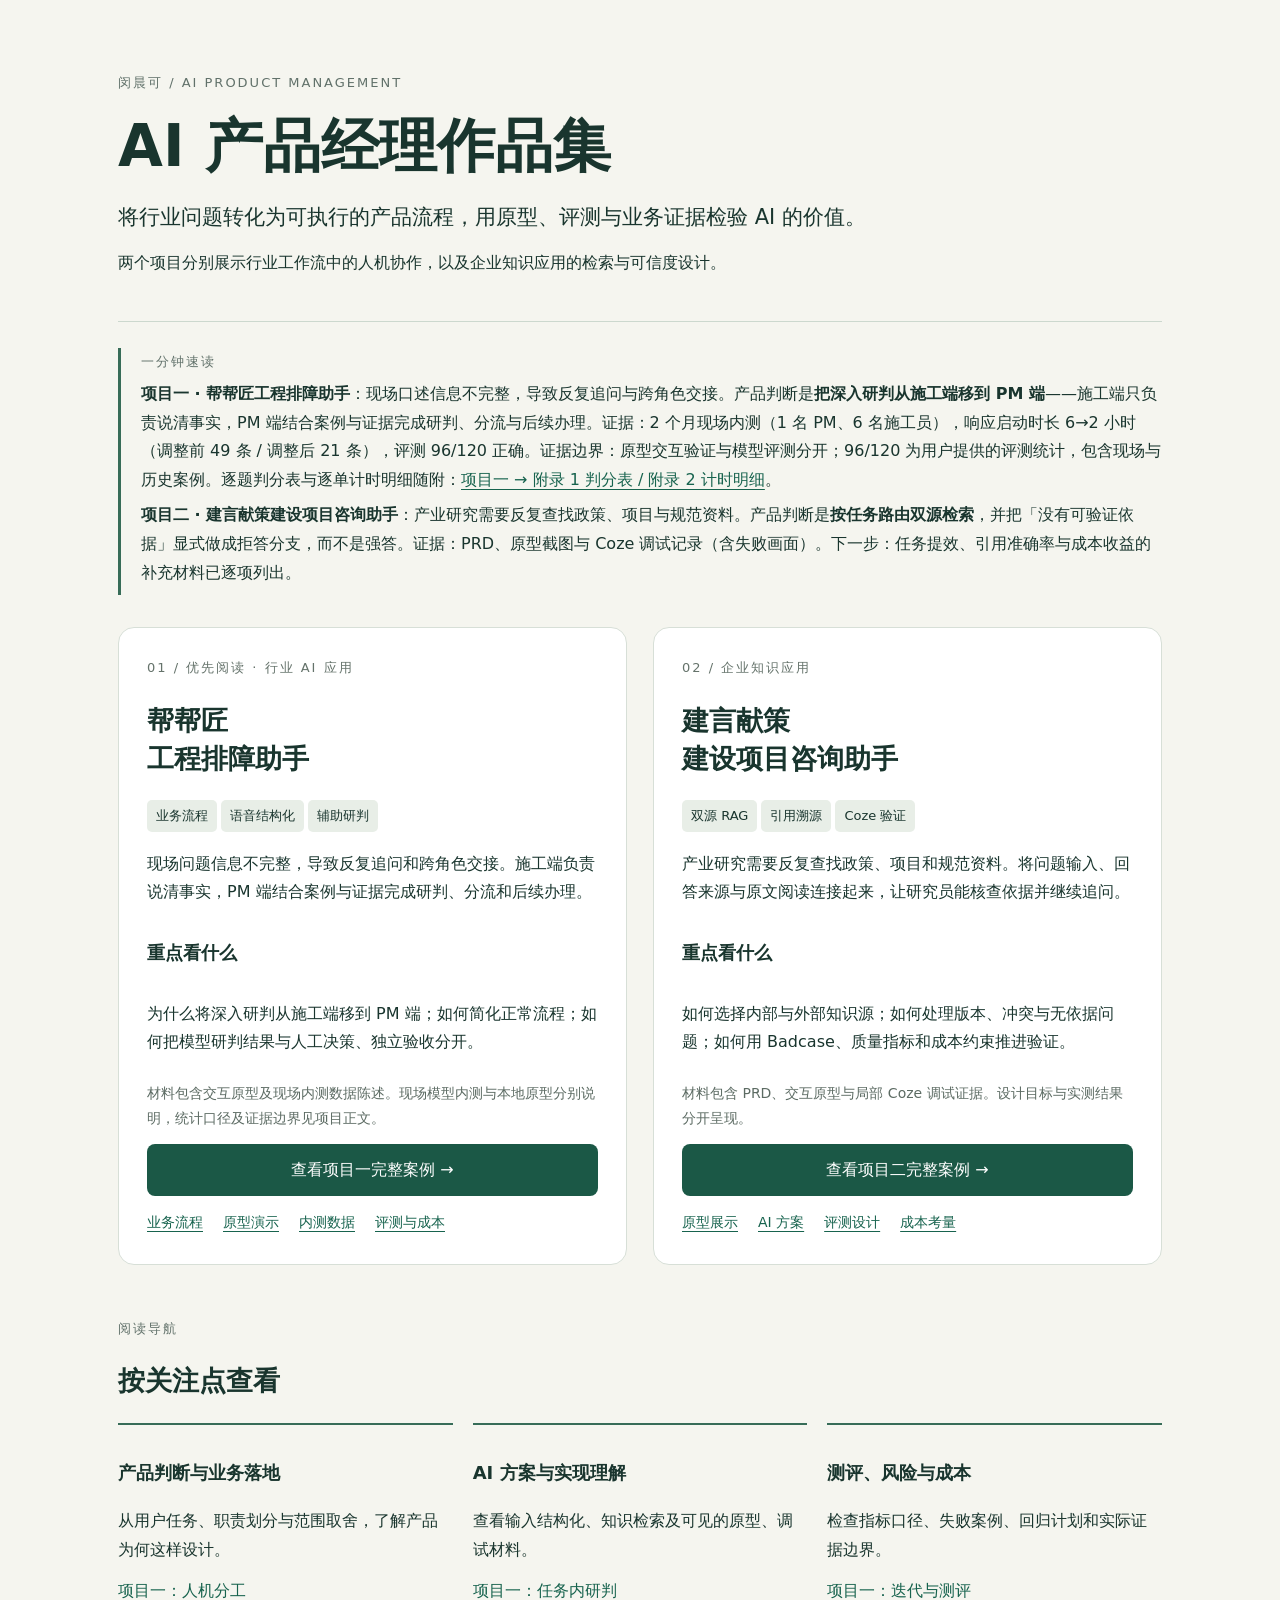
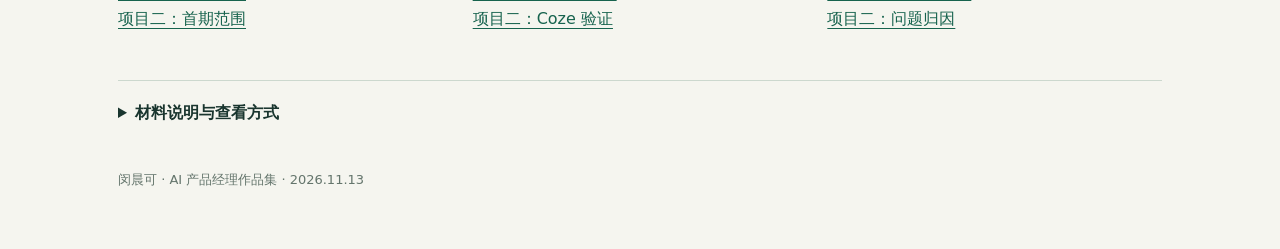
<file: index.html>
<!doctype html>
<html lang="zh-CN"><head><meta charset="utf-8"><meta name="viewport" content="width=device-width,initial-scale=1"><title>闵晨可 · AI产品经理作品集</title><style>
*{box-sizing:border-box}body{margin:0;background:#f5f5ef;color:#19352e;font:16px/1.8 system-ui,"Microsoft YaHei",sans-serif}main{max-width:1100px;margin:auto;padding:36px 28px}header{padding:35px 0 32px;border-bottom:1px solid #ccd8ce}.eyebrow{letter-spacing:2px;font-size:13px;color:#61716a}h1{font-size:clamp(34px,5vw,58px);line-height:1.25;margin:16px 0}h2{font-size:27px;line-height:1.4}h3{font-size:18px}p{margin:12px 0}.lead{font-size:21px;max-width:820px}.grid{display:grid;grid-template-columns:1fr 1fr;gap:26px;margin:32px 0}.project{background:white;border:1px solid #d7dfd7;border-radius:16px;padding:28px;display:flex;flex-direction:column}.num{font-size:13px;letter-spacing:2px;color:#65736b}.tag{font-size:13px;background:#e8eee7;border-radius:5px;padding:4px 9px;display:inline-block;margin:0 4px 6px 0}.primary{display:block;background:#1b5846;color:white!important;padding:12px 20px;border-radius:8px;text-align:center;text-decoration:none;margin-top:auto}.links{font-size:14px;margin-top:14px;display:flex;flex-wrap:wrap;gap:8px 20px}a{color:#17634e;text-underline-offset:4px}.brief{font-size:14px;color:#5c6b63}.routes{display:grid;grid-template-columns:repeat(3,1fr);gap:20px}.routes article{border-top:2px solid #376c58;padding:14px 0}section{padding:20px 0;border-bottom:1px solid #ccd8ce}details{padding:18px 0}summary{cursor:pointer;font-weight:600}footer{font-size:13px;color:#64756c;padding:22px 0}a:focus-visible{outline:3px solid #b87542;outline-offset:4px}@media(max-width:700px){.grid,.routes{grid-template-columns:1fr}main{padding:20px}.project{padding:22px}}@media print{.project{break-inside:avoid}.primary{background:white;color:#19352e!important;border:1px solid #ccd8ce}main{padding:0}h1{font-size:30px}}
</style></head><body><main><header><div class="eyebrow">闵晨可 / AI PRODUCT MANAGEMENT</div><h1>AI 产品经理作品集</h1><p class="lead">将行业问题转化为可执行的产品流程，用原型、评测与业务证据检验 AI 的价值。</p><p>两个项目分别展示行业工作流中的人机协作，以及企业知识应用的检索与可信度设计。</p></header>
<div style="border-left:3px solid #376c58;padding:2px 0 2px 20px;margin:26px 0"><div class="eyebrow" style="margin-bottom:6px">一分钟速读</div><p style="margin:6px 0"><b>项目一 · 帮帮匠工程排障助手</b>：现场口述信息不完整，导致反复追问与跨角色交接。产品判断是<b>把深入研判从施工端移到 PM 端</b>——施工端只负责说清事实，PM 端结合案例与证据完成研判、分流与后续办理。证据：2 个月现场内测（1 名 PM、6 名施工员），响应启动时长 6→2 小时（调整前 49 条 / 调整后 21 条），评测 96/120 正确。证据边界：原型交互验证与模型评测分开；96/120 为用户提供的评测统计，包含现场与历史案例。逐题判分表与逐单计时明细随附：<a href="project-1.html">项目一 → 附录 1 判分表 / 附录 2 计时明细</a>。</p><p style="margin:6px 0"><b>项目二 · 建言献策建设项目咨询助手</b>：产业研究需要反复查找政策、项目与规范资料。产品判断是<b>按任务路由双源检索</b>，并把「没有可验证依据」显式做成拒答分支，而不是强答。证据：PRD、原型截图与 Coze 调试记录（含失败画面）。下一步：任务提效、引用准确率与成本收益的补充材料已逐项列出。</p></div>
<div class="grid"><article class="project"><div class="num">01 / 优先阅读 · 行业 AI 应用</div><h2>帮帮匠<br>工程排障助手</h2><div><span class="tag">业务流程</span><span class="tag">语音结构化</span><span class="tag">辅助研判</span></div><p>现场问题信息不完整，导致反复追问和跨角色交接。施工端负责说清事实，PM 端结合案例与证据完成研判、分流和后续办理。</p><h3>重点看什么</h3><p>为什么将深入研判从施工端移到 PM 端；如何简化正常流程；如何把模型研判结果与人工决策、独立验收分开。</p><p class="brief">材料包含交互原型及现场内测数据陈述。现场模型内测与本地原型分别说明，统计口径及证据边界见项目正文。</p><a class="primary" href="project-1.html">查看项目一完整案例 →</a><div class="links"><a href="project-1.html#workflow">业务流程</a><a href="project-1.html#prototype-demo">原型演示</a><a href="project-1.html#outcomes">内测数据</a><a href="project-1.html#validation">评测与成本</a></div></article>
<article class="project"><div class="num">02 / 企业知识应用</div><h2>建言献策<br>建设项目咨询助手</h2><div><span class="tag">双源 RAG</span><span class="tag">引用溯源</span><span class="tag">Coze 验证</span></div><p>产业研究需要反复查找政策、项目和规范资料。将问题输入、回答来源与原文阅读连接起来，让研究员能核查依据并继续追问。</p><h3>重点看什么</h3><p>如何选择内部与外部知识源；如何处理版本、冲突与无依据问题；如何用 Badcase、质量指标和成本约束推进验证。</p><p class="brief">材料包含 PRD、交互原型与局部 Coze 调试证据。设计目标与实测结果分开呈现。</p><a class="primary" href="project-2.html">查看项目二完整案例 →</a><div class="links"><a href="project-2.html#prototype">原型展示</a><a href="project-2.html#rag">AI 方案</a><a href="project-2.html#evaluation">评测设计</a><a href="project-2.html#cost">成本考量</a></div></article></div>
<section><div class="eyebrow">阅读导航</div><h2>按关注点查看</h2><div class="routes"><article><h3>产品判断与业务落地</h3><p>从用户任务、职责划分与范围取舍，了解产品为何这样设计。</p><p><a href="project-1.html#decision">项目一：人机分工</a><br><a href="project-2.html#scope">项目二：首期范围</a></p></article><article><h3>AI 方案与实现理解</h3><p>查看输入结构化、知识检索及可见的原型、调试材料。</p><p><a href="project-1.html#implementation">项目一：任务内研判</a><br><a href="project-2.html#validation">项目二：Coze 验证</a></p></article><article><h3>测评、风险与成本</h3><p>检查指标口径、失败案例、回归计划和实际证据边界。</p><p><a href="project-1.html#validation">项目一：迭代与测评</a><br><a href="project-2.html#badcase">项目二：问题归因</a></p></article></div></section>
<details><summary>材料说明与查看方式</summary><p>本作品集按现有资料整理。原型示例、设计案例、规划目标、口述数据与已提供的调试证据均在对应页面说明，不相互替代。</p><p>两份项目页面顶部均可返回本页或切换项目。项目一的交互原型随包提供；项目二的 MasterGo 链接需联网，离线可查看已嵌入截图。语音输入能否使用取决于浏览器权限及服务支持。</p></details><footer>闵晨可 · AI 产品经理作品集 · 2026.11.13</footer></main></body></html>
</file>
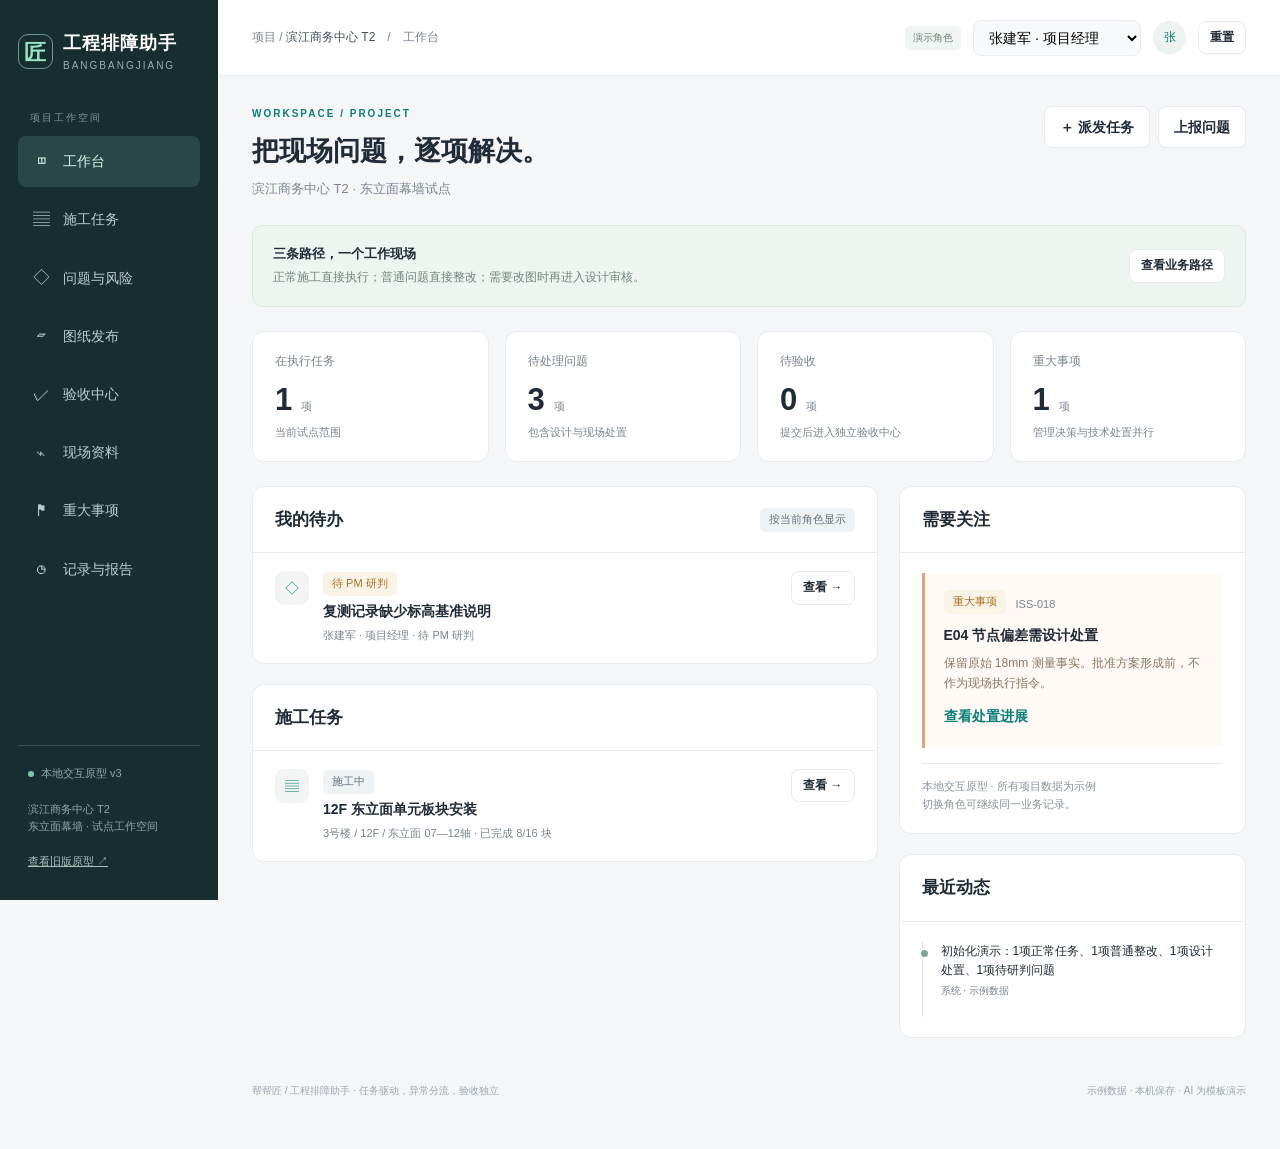
<file: prototype/index.html>
<!doctype html><html lang="zh-CN"><head><meta charset="utf-8"><meta name="viewport" content="width=device-width,initial-scale=1"><title>工程排障助手 · 帮帮匠</title><link rel="stylesheet" href="style.css?v=20261109-measurement2"></head><body><div id="app"></div><div id="overlay"></div><div id="toast" role="status" aria-live="polite"></div><script src="model.js?v=20261109-measurement2"></script><script src="worker.js?v=20261109-measurement2"></script><script src="voice.js?v=20261109-measurement2"></script><script src="measurement-xlsx.js?v=20261109-measurement2"></script><script src="measurement.js?v=20261109-measurement2"></script><script src="app.js?v=20261109-measurement2"></script></body></html>
</file>
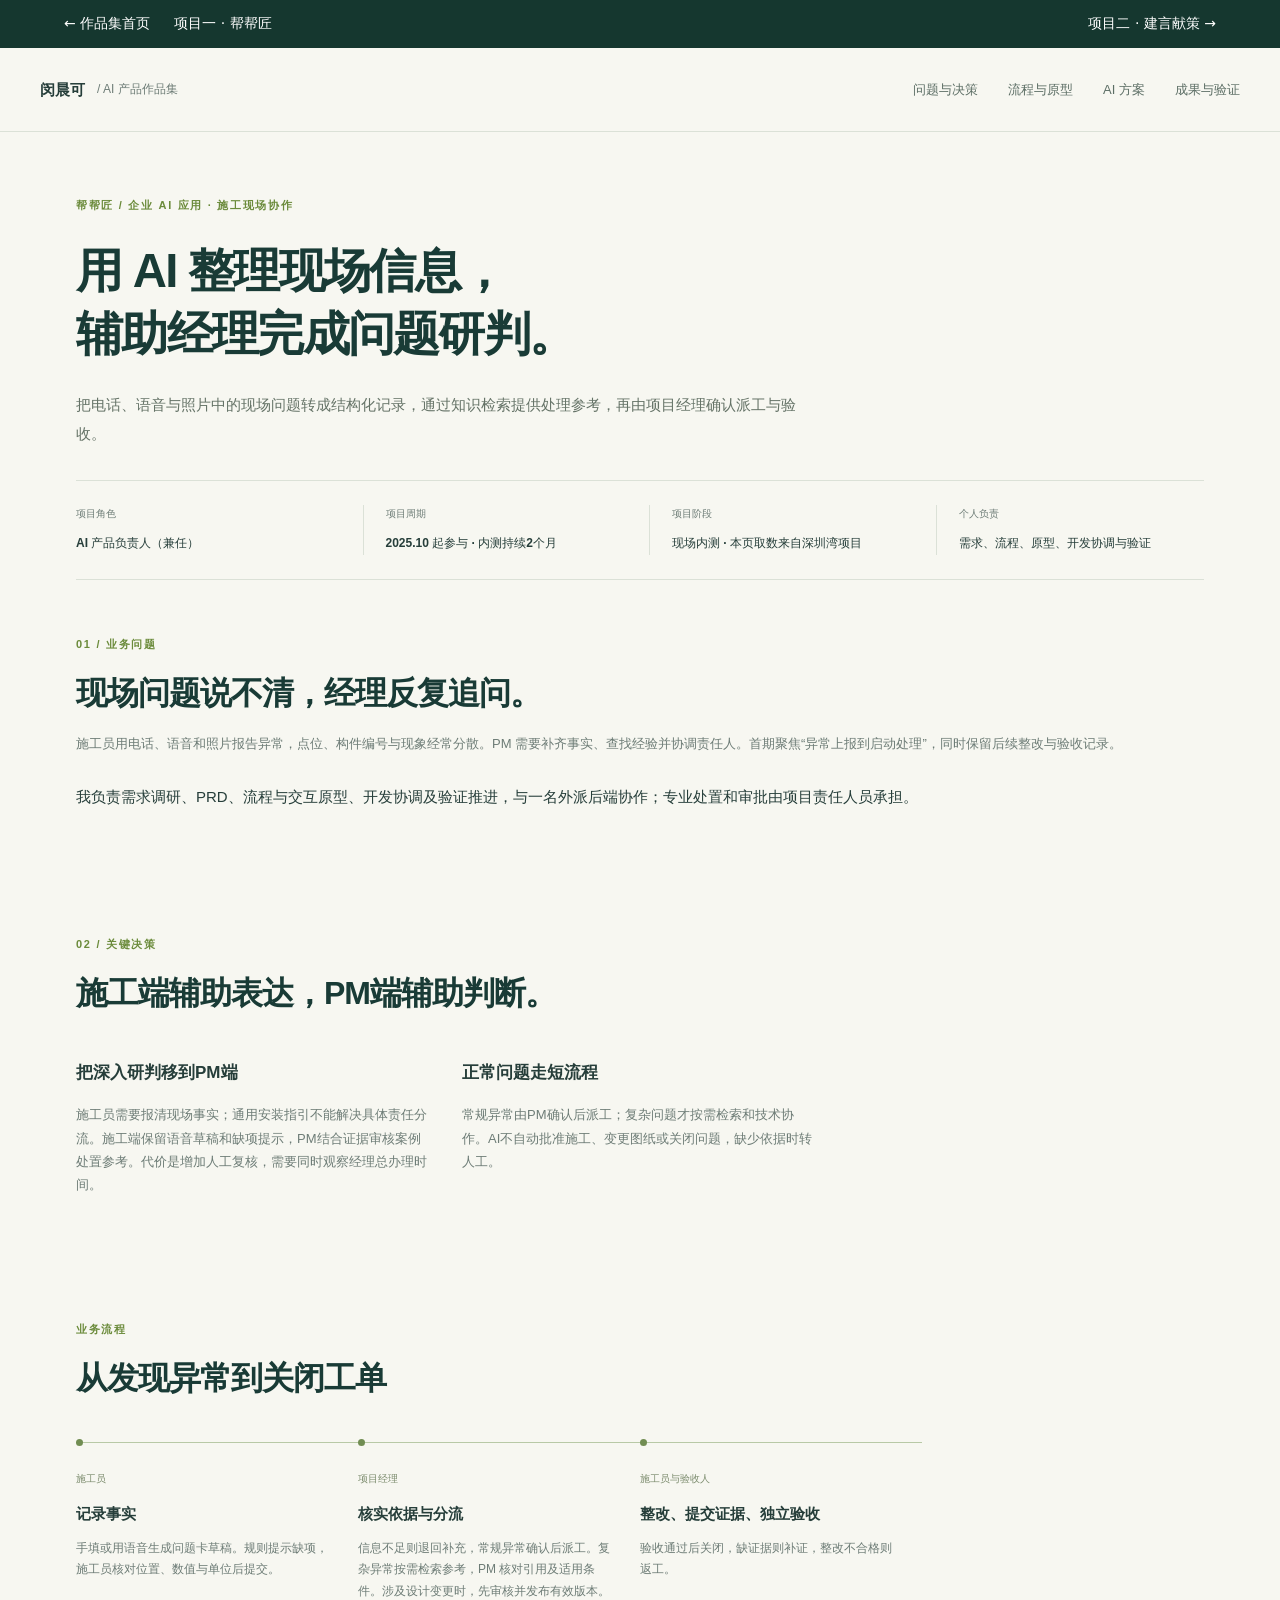
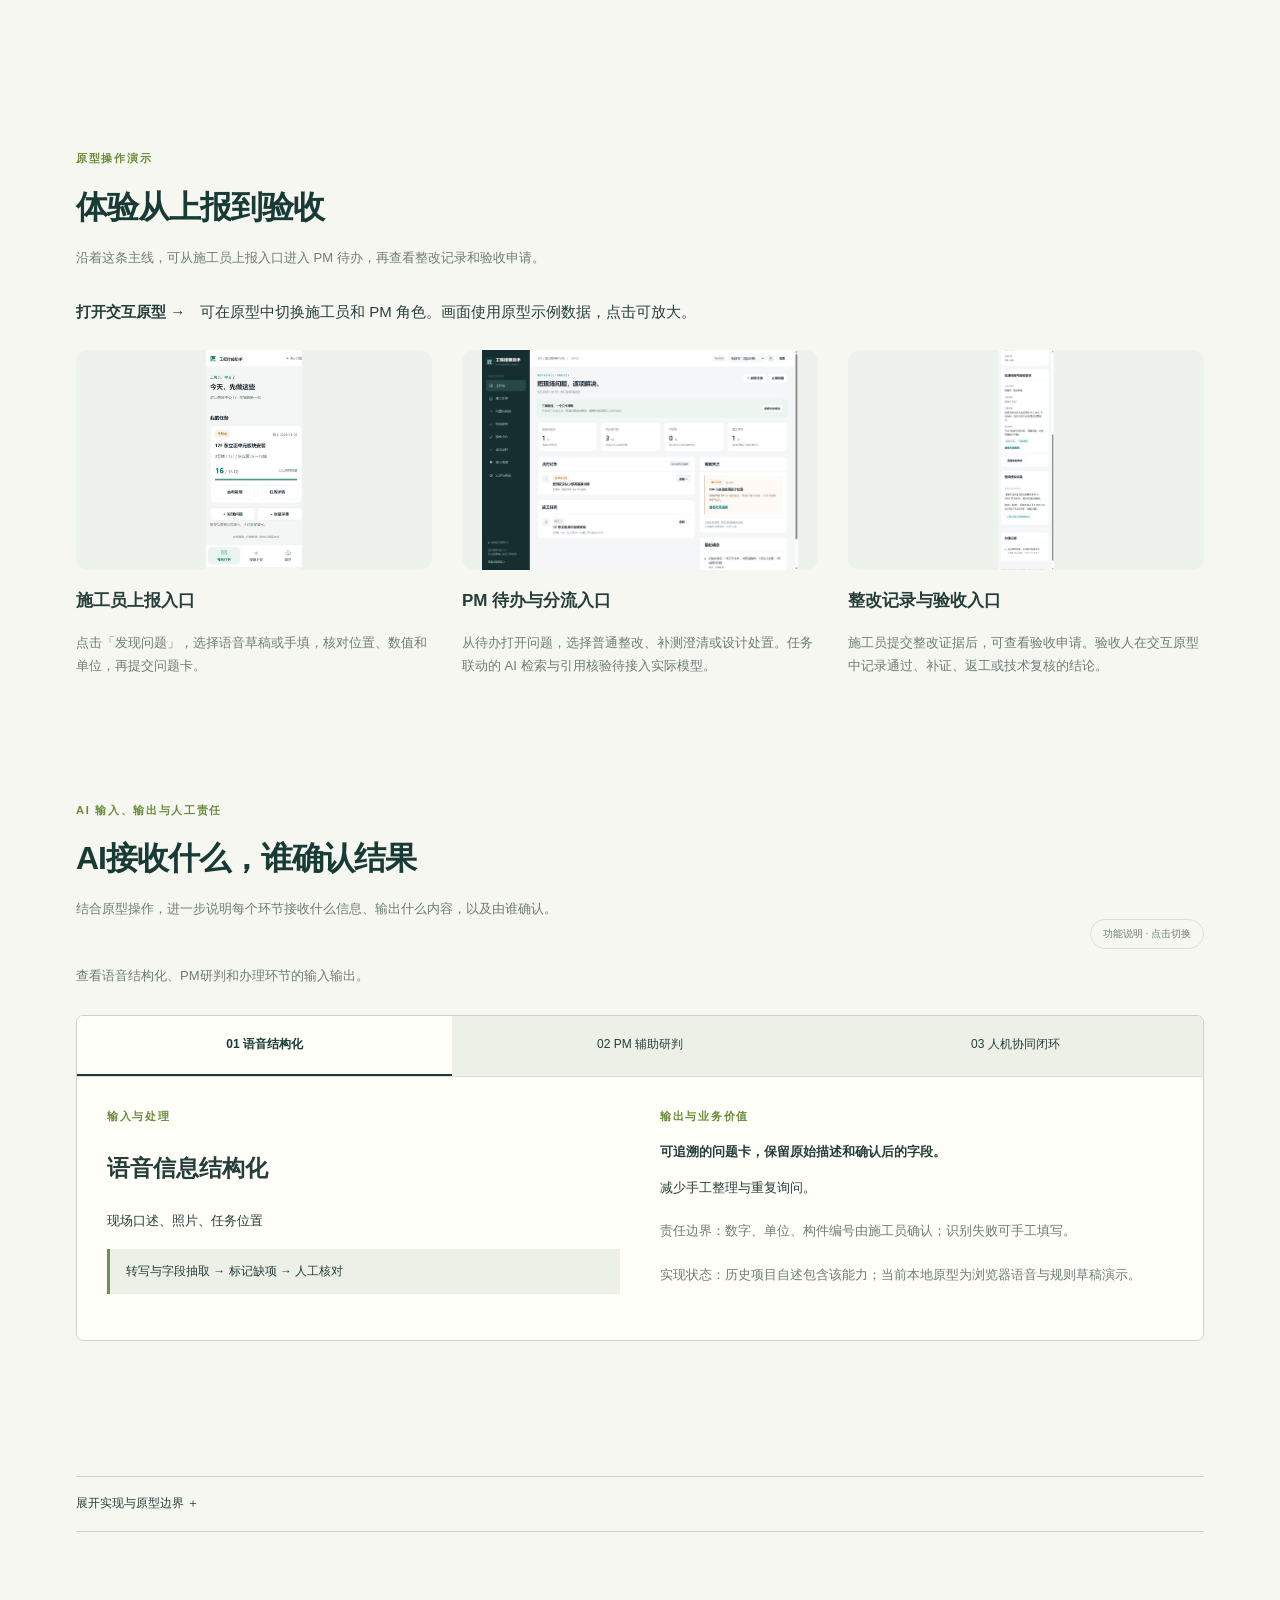
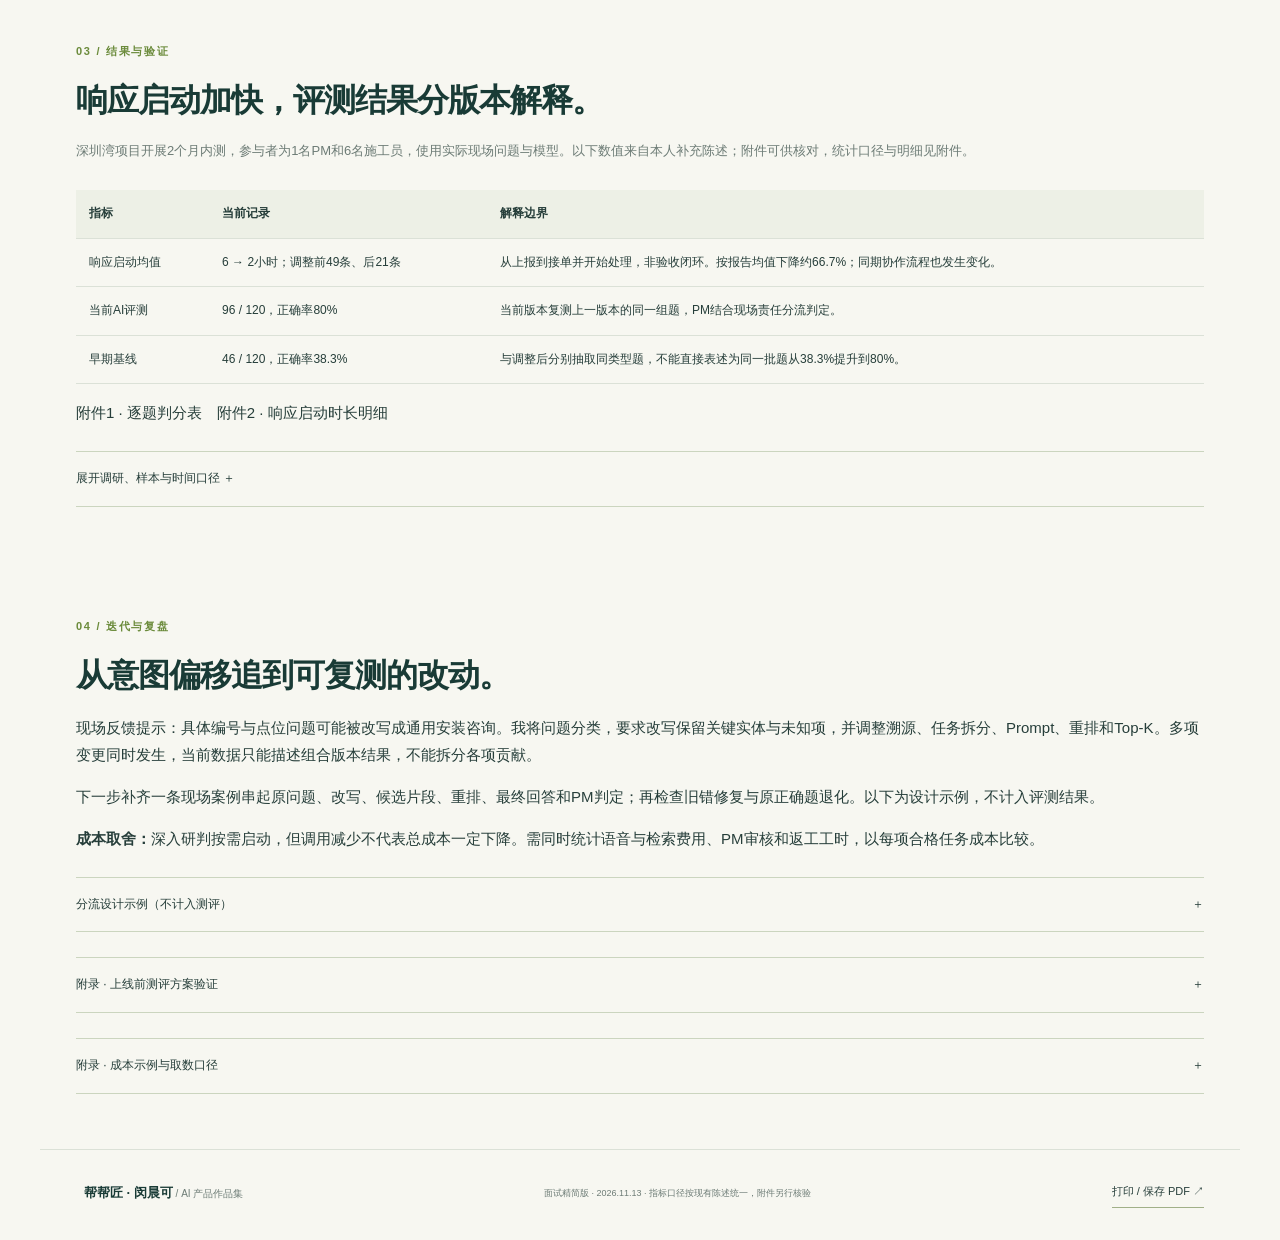
<file: project-1.html>
<!doctype html>
<html lang="zh-CN"><head><meta charset="utf-8"><meta name="viewport" content="width=device-width,initial-scale=1"><title>帮帮匠｜AI 产品经理作品集 · 闵晨可</title><meta name="description" content="以语音结构化、知识检索与人工研判，降低施工现场问题的沟通与处理成本。"><style>:root{--ink:#193b36;--text:#263e3a;--muted:#6d7c76;--paper:#f7f7f1;--line:#dbe1d7;--lime:#d8ee95;--white:#fff;--accent:#6b8b3b}*{box-sizing:border-box}html{scroll-behavior:smooth;scroll-padding-top:100px}body{margin:0;background:var(--paper);color:var(--text);font-family:Inter,"Segoe UI","Microsoft YaHei",sans-serif;font-size:15px;line-height:1.8}a{color:inherit;text-decoration:none}button{font:inherit;cursor:pointer}button:focus-visible,a:focus-visible,summary:focus-visible{outline:3px solid #86a858;outline-offset:5px}button{color:inherit}.wrap{max-width:1200px;margin:auto;padding-left:36px;padding-right:36px}.nav{height:84px;max-width:1320px;margin:auto;padding:0 40px;display:flex;align-items:center;justify-content:space-between;border-bottom:1px solid var(--line)}.brand{display:flex;align-items:center;font-weight:650;gap:12px}.brand-icon{display:grid;place-items:center;background:var(--ink);color:var(--lime);width:34px;height:34px;font-size:22px;border-radius:7px}.brand-sub{font-size:12px;color:var(--muted);font-weight:400}.nav nav{display:flex;gap:30px;font-size:13px;color:#5c6e65}.nav-cta{font-size:13px;border-bottom:1px solid var(--ink)}.nav-cta span{margin-left:20px}.hero{padding-top:64px}.eyebrow,.section-label{font-size:11px;letter-spacing:1.7px;font-weight:600;color:var(--accent);display:flex;align-items:center;gap:9px}.dot{display:inline-block;width:6px;height:6px;border-radius:50%;background:#759750}.sep{color:#a8b29e;margin:0 7px}.hero-layout{display:grid;grid-template-columns:1.12fr 1fr;gap:52px;align-items:center;margin-top:34px}h1{font-size:22px;line-height:1.4;font-weight:700;margin:0;letter-spacing:1px}.hero-en{font-size:10px;letter-spacing:2px;color:var(--muted);font-weight:500;margin-left:16px}.headline{display:block;font-size:clamp(36px,3.7vw,54px);line-height:1.33;letter-spacing:-1.7px;margin-top:18px;color:var(--ink)}.hero-copy{max-width:460px;font-size:15px;color:#657367;line-height:1.95;margin:24px 0}.hero-actions{display:flex;flex-wrap:wrap;gap:22px;align-items:center}.button{display:inline-flex;gap:32px;align-items:center;background:var(--ink);color:#f4f9e9;padding:13px 20px;border-radius:4px;font-size:13px}.button:hover{background:#2a554a}.text-link{font-size:12px;border-bottom:1px solid #a6b194;padding-bottom:3px}.hero-visual{position:relative;min-height:390px;background:#e7ecde;border:1px solid #d5deca;padding:23px 24px 22px;border-radius:6px;overflow:hidden}.grid-bg{position:absolute;inset:0;background-image:linear-gradient(#cbd7bc55 1px,transparent 1px),linear-gradient(90deg,#cbd7bc55 1px,transparent 1px);background-size:24px 24px;mask-image:linear-gradient(black,transparent)}.visual-top,.visual-caption{position:relative;display:flex;justify-content:space-between;font-size:8px;letter-spacing:1px;color:#748766}.issue-card{position:relative;background:#fffef8;max-width:340px;margin:27px auto 22px;box-shadow:0 12px 32px #354b2520;border:1px solid #d5decb;transform:rotate(-2deg);border-radius:5px;padding:20px 23px 14px}.card-cap{display:flex;gap:7px;align-items:center;font-size:10px;color:#68785e}.tiny-square{height:9px;width:9px;background:#8aa16a}.pill{margin-left:auto;background:#f1edda;border-radius:3px;padding:2px 7px;font-size:9px;color:#9b8555}.issue-card h3{font-size:25px;line-height:1.4;letter-spacing:-.7px;margin:18px 0 22px}.field-row{display:flex;justify-content:space-between;border-top:1px solid #e8eadf;padding:9px 0;font-size:10px}.field-row span{color:#8c9685}.field-row b{font-weight:500}.card-bottom{border-top:1px solid #e8eadf;display:flex;align-items:center;gap:6px;padding-top:13px;font-size:9px;color:#73836a}.card-bottom>span:last-child{margin-left:auto}.project-meta{display:grid;grid-template-columns:repeat(4,1fr);border-top:1px solid var(--line);border-bottom:1px solid var(--line);margin-top:56px;padding:24px 0;gap:18px}.project-meta div{padding-left:22px;border-left:1px solid var(--line)}.project-meta div:first-child{padding:0;border:0}.project-meta span{display:block;font-size:10px;color:var(--muted);margin-bottom:5px}.project-meta strong{font-size:12px;font-weight:550}.section{padding-top:86px;padding-bottom:86px}h2{font-size:32px;letter-spacing:-1px;line-height:1.5;color:var(--ink);font-weight:650;margin:14px 0 0}h3{font-size:17px;font-weight:650;line-height:1.6}.intro-grid{display:grid;grid-template-columns:1fr 1fr;gap:70px;margin-top:10px}.lead{font-size:16px;line-height:1.95;margin:14px 0}.muted{font-size:13px;color:var(--muted)}.problem-grid{display:grid;grid-template-columns:repeat(3,1fr);gap:36px;margin-top:40px}.problem-grid article{border-top:1px solid var(--line);padding-top:22px}.problem-number{font-size:11px;color:#94a183}.problem-grid h3{margin:12px 0}.problem-grid p{font-size:13px;color:var(--muted);margin-bottom:20px}.mechanism{font-size:12px;color:#618047}.ownership{background:var(--ink);color:#ebefdf;padding:51px 0}.ownership-grid{display:grid;grid-template-columns:1fr 1fr;gap:70px}.ownership .section-label{color:#bdcf9c}.ownership h2{color:#f1f4e7;font-size:29px}.ownership-list>div{display:grid;grid-template-columns:25px 115px 1fr;gap:10px;align-items:baseline;border-bottom:1px solid #ffffff20;padding:12px 0}.ownership-list>div:first-child{padding-top:0}.ownership-list span{font-size:10px;color:#bad08f}.ownership-list h3{font-size:13px;margin:0}.ownership-list p{font-size:12px;color:#bccbc2;margin:0}.ownership-list small{display:block;font-size:10px;color:#9aaea2;margin-top:16px}.section-heading{display:flex;justify-content:space-between;align-items:flex-end;gap:30px}.outline-tag{font-size:10px;color:var(--muted);border:1px solid var(--line);border-radius:30px;padding:5px 12px;white-space:nowrap}.section-copy{font-size:13px;color:var(--muted);margin:15px 0 28px}.demo-shell{border:1px solid #ccd5c5;border-radius:7px;overflow:hidden;background:#fffef9}.step-tabs{display:grid;grid-template-columns:repeat(5,1fr);background:#edf0e6;border-bottom:1px solid var(--line)}.step-tabs button{border:0;background:transparent;font-size:12px;padding:18px 8px;border-bottom:2px solid transparent;transition:background .2s}.step-tabs button span{font-size:10px;color:#93a281;margin-right:9px}.step-tabs button[aria-selected=true]{background:#fffef9;color:var(--ink);border-bottom-color:var(--ink);font-weight:650}.step-tabs button:hover{background:#e4ebd6}#step-panel{display:grid;grid-template-columns:.9fr 1.2fr;gap:45px;padding:36px}.role-label{font-size:10px;letter-spacing:1px;color:var(--accent)}.demo-description h3{font-size:24px;line-height:1.5;margin:12px 0}.demo-description>p{font-size:13px;color:var(--muted)}.boundary{border-left:2px solid #bcd58a;padding:0 0 0 15px;margin:24px 0}.boundary span{font-size:10px;color:var(--accent)}.boundary p{font-size:12px;margin:6px 0}.next-step{border:0;background:none;padding:0;font-size:12px;border-bottom:1px solid #8a9c77}.next-step span{margin-left:25px}.demo-screen{background:#f3f5ef;border:1px solid var(--line);border-radius:5px;min-height:300px;display:flex;flex-direction:column}.screen-bar{border-bottom:1px solid var(--line);padding:10px 13px;display:flex;align-items:center;justify-content:space-between;font-size:9px;color:#88927d}.screen-bar i{display:inline-block;width:5px;height:5px;background:#bdc9b1;border-radius:50%;margin-right:4px}.screen-bar small{font-size:9px}#screen-content{padding:22px;flex:1}.mini-title{font-size:11px;color:#87967a;display:flex;justify-content:space-between}.mini-title span{background:#e2ead8;padding:1px 7px;border-radius:3px}.mini-heading{font-size:16px;margin:15px 0;color:var(--ink)}.sample-voice{background:#e4ecd9;padding:12px 15px;border-radius:4px;font-size:12px}.sample-fields{display:grid;grid-template-columns:1fr 1fr;gap:10px;margin-top:16px}.sample-fields div{background:#fff;border:1px solid #e2e7dc;padding:9px 12px;font-size:12px}.sample-fields small{display:block;color:#8c9983;font-size:9px;margin-bottom:2px}.mini-action{display:inline-block;margin-top:15px;font-size:10px;background:var(--ink);color:#fff;padding:5px 14px;border-radius:3px}.sample-warning{font-size:11px;color:#977d44;margin-top:15px}.sample-evidence{display:flex;gap:10px;margin:15px 0}.evidence-tile{padding:15px;background:#e8ede1;border:1px dashed #b3c4a0;font-size:11px;flex:1;text-align:center;color:#789165}.screen-note{font-size:9px;color:#91a083;padding:8px 15px;border-top:1px solid var(--line)}.decision{background:#e9efdc;border:1px solid #d5dfc4;border-radius:5px;display:grid;grid-template-columns:1fr 1.1fr;padding-top:44px;padding-bottom:44px;gap:70px}.decision h2{margin:14px 0 20px}.decision p{font-size:13px;max-width:420px;color:#627253}.decision-source{font-size:10px;color:#7b8e68}.decision-comparison{align-self:center}.before,.after{padding:18px 22px;border:1px solid #d1dbc3;background:#f2f5ea}.before>span,.after>span{font-size:10px;color:#879175}.before h3,.after h3{font-size:15px;margin:5px 0}.before p,.after p{font-size:12px;margin:4px 0}.after{background:var(--ink);border-color:var(--ink);color:#fff}.after span{color:#bdd19e}.after p{color:#c4d3c5}.decision-arrow{text-align:center;color:#8ca66c;font-size:22px;line-height:1.8}.decision-rule{font-size:11px;color:#607b45;text-align:center;margin-top:13px}.timeline{padding:0;margin:40px 0;list-style:none;display:grid;grid-template-columns:repeat(4,1fr)}.timeline li{padding:20px 23px 0 0;border-top:1px solid #b8c9a6;position:relative}.timeline li:before{content:'';position:absolute;top:-4px;width:7px;height:7px;background:#718d52;border-radius:50%}.timeline span{font-size:10px;color:#7c8c6e}.timeline h3{font-size:15px;margin:12px 0}.timeline p{font-size:12px;color:var(--muted)}.product-showcase{background:#e8ece3;padding:28px;border-radius:5px}.showcase-caption{display:flex;justify-content:space-between;align-items:center;margin-bottom:26px}.showcase-caption h3{font-size:18px;margin:8px 0 0}.showcase-caption p{text-align:right;font-size:10px;color:var(--muted)}.screenshots{display:flex;align-items:flex-start;gap:26px}.image-open{padding:0;border:0;background:transparent;position:relative;box-shadow:0 8px 20px #253c2710}.image-open img{width:100%;height:auto;display:block;border-radius:4px}.desktop-shot{width:80%}.mobile-shot{width:18%;max-height:420px;overflow:hidden;border-radius:5px}.image-open>span{position:absolute;bottom:12px;right:12px;background:#193b36eb;color:#fff;font-size:9px;border-radius:3px;padding:4px 9px}.validation{background:#eef1e8;padding:65px 0}.metric-grid{display:grid;grid-template-columns:repeat(3,1fr);gap:35px;margin-top:38px}.metric-grid article{border-top:1px solid #c9d3bd;padding-top:20px}.metric-grid article>span{font-size:10px;color:#7b8a6d}.metric{font-size:47px;font-weight:500;color:var(--ink);letter-spacing:-2px;line-height:1.5;margin-top:12px}.metric em{font-style:normal;color:#a9b895;font-weight:300}.metric small{font-size:14px;letter-spacing:0;margin-left:8px}.metric-grid p{font-size:12px;color:var(--muted);max-width:300px}.evidence{border-top:1px solid #cbd5bf;border-bottom:1px solid #cbd5bf;margin-top:25px}.evidence summary{list-style:none;padding:16px 0;font-size:12px;cursor:pointer;display:flex;justify-content:space-between}.evidence summary::-webkit-details-marker{display:none}.evidence[open] summary span{transform:rotate(45deg)}.evidence-content{font-size:12px;color:var(--muted);padding:0 0 15px;max-width:850px}.closing{display:grid;grid-template-columns:1fr 1fr;gap:70px}.closing-points p{font-size:13px;color:var(--muted);margin:0 0 22px}.closing-points b{color:var(--ink);display:block;margin-bottom:4px;font-weight:550}footer{border-top:1px solid var(--line);display:flex;justify-content:space-between;align-items:center;gap:20px;padding-top:26px!important;padding-bottom:30px!important}.footer-brand{font-size:17px;color:var(--accent)}.footer-brand b{font-size:13px;color:var(--ink);margin-left:8px}.footer-brand span{font-size:10px;color:var(--muted)}footer p{font-size:9px;color:var(--muted)}.print-button{background:none;border:0;font-size:11px;padding:5px 0;border-bottom:1px solid #a1b088}dialog{border:0;border-radius:7px;padding:45px 12px 12px;background:var(--paper);max-width:94vw;max-height:94vh}dialog::backdrop{background:#102a28d9}dialog img{display:block;max-width:88vw;max-height:80vh;object-fit:contain}#close-dialog{position:absolute;top:9px;right:16px;background:none;border:0;font-size:12px}
@media(min-width:1500px){.hero{padding-top:80px}.hero-layout{gap:70px}.headline{font-size:54px}}
@media(max-width:850px){.wrap{padding-left:24px;padding-right:24px}.nav{padding:0 24px}.nav nav{gap:15px}.hero-layout{gap:25px}.headline{font-size:37px}.hero-en{display:block;margin:7px 0}.hero-visual{padding:18px 14px}.visual-top{font-size:7px}.issue-card{padding:18px}.hero-actions{gap:15px}.intro-grid,.ownership-grid,.decision,.closing{gap:35px}h2{font-size:27px}.ownership-list>div{grid-template-columns:20px 90px 1fr}.section{padding-top:64px;padding-bottom:64px}#step-panel{gap:25px;padding:25px}.timeline{grid-template-columns:repeat(2,1fr);row-gap:25px}.metric{font-size:37px}.metric-grid{gap:20px}.project-meta{gap:10px}.project-meta strong{font-size:10px}.screenshots{gap:15px}.showcase-caption p{max-width:160px}.brand-sub{display:none}}
@media(max-width:600px){.nav{height:68px;padding:0 20px}.nav nav{display:none}.nav-cta{font-size:11px}.wrap{padding-left:21px;padding-right:21px}.hero{padding-top:35px}.eyebrow{font-size:9px;letter-spacing:1px}.hero-layout{grid-template-columns:1fr;margin-top:25px;gap:30px}.headline{font-size:38px;letter-spacing:-1px}.hero-en{display:inline-block;margin-left:12px;font-size:9px}.hero-copy{font-size:14px;margin:22px 0}.hero-actions{gap:20px}.hero-visual{min-height:365px}.issue-card{max-width:290px}.project-meta{grid-template-columns:1fr 1fr;margin-top:30px;row-gap:20px;padding:20px 0}.project-meta div{padding:0;border:0}.project-meta strong{font-size:11px}.project-meta span{font-size:9px}.section{padding-top:49px;padding-bottom:49px}.section-label{font-size:10px}h2{font-size:27px}.intro-grid,.ownership-grid,.closing{grid-template-columns:1fr;gap:12px}.lead{font-size:14px}.problem-grid{grid-template-columns:1fr;gap:22px;margin-top:25px}.problem-grid article{position:relative;padding:17px 0 0 35px}.problem-number{position:absolute;left:0;top:18px}.problem-grid h3{margin:0 0 5px;font-size:16px}.problem-grid p{margin:0 0 8px}.ownership{padding:35px 0}.ownership-list{margin-top:20px}.ownership-list>div{grid-template-columns:20px 90px 1fr}.section-heading{display:block}.outline-tag{display:inline-block;margin-top:17px}.step-tabs button{font-size:10px;padding:13px 0}.step-tabs button span{display:block;margin:0;font-size:9px}#step-panel{grid-template-columns:1fr;padding:22px 17px;gap:25px}.demo-description h3{font-size:23px}.boundary{margin:17px 0}.demo-screen{min-height:290px}.decision{margin:0 14px;padding:32px 22px;grid-template-columns:1fr;gap:25px}.decision h2 br{display:none}.timeline{gap:25px 16px;margin:27px 0}.timeline li{padding-right:0}.timeline h3{font-size:14px}.timeline p{font-size:11px}.product-showcase{padding:17px 12px}.showcase-caption{display:block;margin-bottom:18px}.showcase-caption h3{font-size:15px}.showcase-caption p{text-align:left;max-width:none;margin-bottom:0}.screenshots{gap:12px;align-items:flex-start}.desktop-shot{width:75%;margin-top:10px}.mobile-shot{width:23%;max-height:200px}.image-open>span{font-size:7px;bottom:5px;right:5px;padding:2px 4px}.validation{padding:40px 0}.metric-grid{grid-template-columns:1fr;gap:22px;margin-top:25px}.metric-grid article{display:grid;grid-template-columns:1fr 1fr;align-items:center;gap:4px 18px;padding-top:15px}.metric-grid article>span{grid-column:1/-1}.metric{font-size:38px;margin:0}.metric-grid p{font-size:10px;margin:5px 0}.closing-points{margin-top:20px}footer{flex-wrap:wrap;padding-top:20px!important;gap:8px}.footer-brand{width:100%}.footer-brand span{font-size:9px}footer p{flex:1}.print-button{font-size:10px}.showcase-caption .section-label{font-size:9px}}
@media(prefers-reduced-motion:reduce){html{scroll-behavior:auto}*{transition:none!important}}@media print{body{background:white;font-size:11px}.nav,.hero-actions,.next-step,.print-button,dialog{display:none}.wrap{max-width:none;padding-left:0;padding-right:0}.hero,.section,.validation,.ownership{padding-top:24px;padding-bottom:24px}.hero-layout{gap:20px}.headline{font-size:34px}.hero-visual{min-height:300px}.section,.decision,.timeline,.metric-grid{break-inside:avoid}.step-tabs button{font-size:10px}.closing{padding-bottom:20px}h2{font-size:24px}.section-label{color:#526c40}.ownership,.decision,.validation{-webkit-print-color-adjust:exact;print-color-adjust:exact}footer p{font-size:9px}}
</style><style>.review-layout{display:grid;grid-template-columns:.85fr 1.3fr;gap:24px;margin-top:26px;align-items:start}.review-card{border:1px solid var(--line);background:#fffef9;border-radius:8px;padding:24px;min-width:0}.review-card h3{margin:8px 0 15px;font-size:20px}.review-card p,.review-card li{font-size:13px}.review-card ul{padding-left:20px}.review-kicker{font-size:11px;color:var(--accent);letter-spacing:1px}.review-note{padding:12px 16px;background:#edf0e6;border-left:3px solid #718d52;font-size:12px;margin:16px 0}.review-card button{border:1px solid #bac8ae;border-radius:5px;padding:10px 14px;background:#edf0e6;font-size:12px}.review-card button.button{background:var(--ink);color:white}.review-card details{border-top:1px solid var(--line);padding:12px 0;font-size:12px;scroll-margin-top:30px}.review-card summary{cursor:pointer;font-weight:600}.review-card a{color:#526c40;text-decoration:underline}.review-questions{display:flex;flex-wrap:wrap;gap:8px;margin:14px 0}.review-card label{display:block;font-size:12px;font-weight:600;margin:12px 0 6px}.review-card textarea,.review-card select{width:100%;font:inherit;font-size:13px;border:1px solid #a9b8a0;border-radius:4px;padding:10px;background:#fff;color:var(--ink)}.review-card textarea{min-height:150px;resize:vertical}.review-card label.review-check{display:flex;align-items:flex-start;gap:9px;font-weight:400}.review-process{margin-top:36px}.review-process .timeline{grid-template-columns:repeat(3,1fr);gap:26px}.review-evaluation{overflow-x:auto;margin-top:22px}.review-evaluation table{border-collapse:collapse;width:100%;font-size:12px}.review-evaluation th,.review-evaluation td{text-align:left;vertical-align:top;padding:13px;border-bottom:1px solid var(--line)}.review-evaluation th{background:#edf0e6}.review-card [hidden]{display:none!important}#review-status,#review-feedback{font-size:12px;color:#526c40}#review-answer{min-height:85px}@media(max-width:700px){.review-layout{grid-template-columns:1fr}.review-card{padding:19px}.review-process .timeline{grid-template-columns:1fr}.review-evaluation table{min-width:540px}}@media print{.review-layout{grid-template-columns:1fr 1fr}.review-card{break-inside:avoid}.review-card button,#review-form{display:none}.review-process .timeline{grid-template-columns:repeat(3,1fr)}}
</style><style>.hero h1{margin-top:24px}.hero-copy{max-width:740px}.hero .project-meta{margin-top:32px}.section{padding-top:55px;padding-bottom:55px}.core-metrics{display:grid;grid-template-columns:repeat(4,1fr);gap:24px;margin-top:30px}.core-metrics article{border-top:1px solid var(--line);padding-top:18px}.core-metrics span{font-size:12px;color:var(--muted)}.core-metrics strong{display:block;font-size:34px;letter-spacing:-1px;color:var(--ink);margin-top:10px}.core-metrics small{font-size:13px;letter-spacing:0}.core-metrics p,.core-checks p{font-size:13px;color:var(--muted)}.source-note{font-size:11px;color:var(--muted);margin-top:20px}.ownership p{font-size:14px}.ownership small{font-size:11px;color:#bdcbbf}.core-tabs{grid-template-columns:repeat(3,1fr)}#core-panel{display:grid;grid-template-columns:1fr 1fr;gap:40px;padding:30px}#core-panel h3{font-size:23px}#core-panel p{font-size:13px}.core-checks{display:grid;grid-template-columns:repeat(3,1fr);gap:30px;margin-top:25px}.core-checks h3{font-size:17px}.timeline{margin-bottom:25px}@media(max-width:700px){.core-metrics{grid-template-columns:1fr 1fr;gap:20px}.core-checks,#core-panel{grid-template-columns:1fr}#core-panel{gap:15px;padding:22px}.core-metrics strong{font-size:28px}.section{padding-top:40px;padding-bottom:40px}.core-tabs button{font-size:11px;padding:14px 5px}}@media print{.section,.timeline,.core-checks{break-inside:avoid}.source-note{font-size:9px}}
.core-metrics small{display:inline-block;white-space:nowrap}
</style></head><body><div class="portfolio-switch" style="padding:12px 5%;background:#15372f;color:white;font:14px/1.7 system-ui,Microsoft YaHei,sans-serif;display:flex;gap:24px;flex-wrap:wrap"><a style="color:white" href="index.html">← 作品集首页</a><span>项目一 · 帮帮匠</span><a style="color:white;margin-left:auto" href="project-2.html">项目二 · 建言献策 →</a></div>
<header class="nav"><a class="brand" href="#">闵晨可 <span class="brand-sub">/ AI 产品作品集</span></a><nav aria-label="主导航"><a href="#problem">问题与决策</a><a href="#workflow">流程与原型</a><a href="#demo">AI 方案</a><a href="#outcomes">成果与验证</a></nav></header>
<main><section class="hero wrap"><div class="eyebrow">帮帮匠 / 企业 AI 应用 · 施工现场协作</div><h1><span class="headline">用 AI 整理现场信息，<br>辅助经理完成问题研判。</span></h1><p class="hero-copy">把电话、语音与照片中的现场问题转成结构化记录，通过知识检索提供处理参考，再由项目经理确认派工与验收。</p><div class="project-meta"><div><span>项目角色</span><strong>AI 产品负责人（兼任）</strong></div><div><span>项目周期</span><strong>2025.10 起参与 · 内测持续2个月</strong></div><div><span>项目阶段</span><strong>现场内测 · 本页取数来自深圳湾项目</strong></div><div><span>个人负责</span><strong>需求、流程、原型、开发协调与验证</strong></div></div></section><section class="section wrap" id="problem"><div class="section-label">01 / 业务问题</div><h2>现场问题说不清，经理反复追问。</h2><p class="section-copy">施工员用电话、语音和照片报告异常，点位、构件编号与现象经常分散。PM 需要补齐事实、查找经验并协调责任人。首期聚焦“异常上报到启动处理”，同时保留后续整改与验收记录。</p><p>我负责需求调研、PRD、流程与交互原型、开发协调及验证推进，与一名外派后端协作；专业处置和审批由项目责任人员承担。</p></section><section class="section wrap" id="decision"><div class="section-label">02 / 关键决策</div><h2>施工端辅助表达，PM端辅助判断。</h2><div class="core-checks"><article><h3>把深入研判移到PM端</h3><p>施工员需要报清现场事实；通用安装指引不能解决具体责任分流。施工端保留语音草稿和缺项提示，PM结合证据审核案例处置参考。代价是增加人工复核，需要同时观察经理总办理时间。</p></article><article><h3>正常问题走短流程</h3><p>常规异常由PM确认后派工；复杂问题才按需检索和技术协作。AI不自动批准施工、变更图纸或关闭问题，缺少依据时转人工。</p></article></div></section><section class="section wrap" id="workflow" aria-labelledby="workflow-title"><div class="section-label">业务流程</div><h2>从发现异常到关闭工单</h2><ol class="timeline">
<li><span>施工员</span><h3>记录事实</h3><p>手填或用语音生成问题卡草稿。规则提示缺项，施工员核对位置、数值与单位后提交。</p></li>
<li><span>项目经理</span><h3>核实依据与分流</h3><p>信息不足则退回补充，常规异常确认后派工。复杂异常按需检索参考，PM 核对引用及适用条件。涉及设计变更时，先审核并发布有效版本。</p></li>
<li><span>施工员与验收人</span><h3>整改、提交证据、独立验收</h3><p>验收通过后关闭，缺证据则补证，整改不合格则返工。</p></li></ol></section><section class="section wrap" id="prototype-demo"><div class="section-label">原型操作演示</div><h2>体验从上报到验收</h2><p class="section-copy">沿着这条主线，可从施工员上报入口进入 PM 待办，再查看整改记录和验收申请。</p><p><a href="prototype/index.html" target="_blank" rel="noopener"><strong>打开交互原型 →</strong></a>　可在原型中切换施工员和 PM 角色。画面使用原型示例数据，点击可放大。</p><div class="core-checks"><figure style="margin:0"><a href="prototype/worker-mobile-v4.png" target="_blank" rel="noopener"><img src="[data-uri]" alt="施工员上报入口的原型界面" loading="lazy" style="display:block;width:100%;height:220px;object-fit:contain;background:#eef2ed;border-radius:12px"></a><figcaption><h3>施工员上报入口</h3><p>点击「发现问题」，选择语音草稿或手填，核对位置、数值和单位，再提交问题卡。</p></figcaption></figure><figure style="margin:0"><a href="prototype/preview-desktop.png" target="_blank" rel="noopener"><img src="[data-uri]" alt="PM 待办与分流入口的原型界面" loading="lazy" style="display:block;width:100%;height:220px;object-fit:contain;background:#eef2ed;border-radius:12px"></a><figcaption><h3>PM 待办与分流入口</h3><p>从待办打开问题，选择普通整改、补测澄清或设计处置。任务联动的 AI 检索与引用核验待接入实际模型。</p></figcaption></figure><figure style="margin:0"><a href="prototype/demo-worker-rectify.png" target="_blank" rel="noopener"><img src="[data-uri]" alt="整改记录与验收入口的原型界面" loading="lazy" style="display:block;width:100%;height:220px;object-fit:contain;background:#eef2ed;border-radius:12px"></a><figcaption><h3>整改记录与验收入口</h3><p>施工员提交整改证据后，可查看验收申请。验收人在交互原型中记录通过、补证、返工或技术复核的结论。</p></figcaption></figure></div></section><section class="section wrap" id="demo"><span id="ai-review"></span><div class="section-heading"><div><div class="section-label">AI 输入、输出与人工责任</div><h2>AI接收什么，谁确认结果</h2><p class="section-copy">结合原型操作，进一步说明每个环节接收什么信息、输出什么内容，以及由谁确认。</p></div><span class="outline-tag">功能说明 · 点击切换</span></div><p class="section-copy">查看语音结构化、PM研判和办理环节的输入输出。</p><div class="demo-shell"><div class="step-tabs core-tabs" role="tablist" aria-label="AI 核心功能"><button id="core-tab-0" role="tab" aria-selected="true" aria-controls="core-panel" data-core-tab="0">01 语音结构化</button><button id="core-tab-1" role="tab" aria-selected="false" aria-controls="core-panel" data-core-tab="1" tabindex="-1">02 PM 辅助研判</button><button id="core-tab-2" role="tab" aria-selected="false" aria-controls="core-panel" data-core-tab="2" tabindex="-1">03 人机协同闭环</button></div><div id="core-panel" role="tabpanel" aria-labelledby="core-tab-0"></div></div></section><section id="implementation" class="section wrap"><details class="evidence"><summary>展开实现与原型边界 ＋</summary><div class="evidence-content"><div class="section-label">实现过程与项目阶段</div><h2>把知识问答，放进具体业务任务。</h2><p class="section-copy">上述交互由问题卡字段、知识资料和业务状态共同支持。以下说明已有项目经验与后续接入路径。</p><ol class="timeline"><li><span>需求与输入</span><h3>定义问题卡</h3><p>规范位置、构件、现象、图片等字段，设计语音草稿、缺项提示与人工确认。</p></li><li><span>知识与检索</span><h3>组织参考依据</h3><p>历史项目使用 FastGPT 搭建知识库，整理 12 个项目资料，检索历史案例供经理参考。</p></li><li><span>研判与执行</span><h3>保留人工决定</h3><p>经理核实现场条件、参考依据和处理路径，明确责任人与期限，整改后独立验收。</p></li><li><span>评测与迭代</span><h3>验证业务效果</h3><p>组织现场内测、问答评测与问题响应计时，根据反馈调整 AI 辅助研判的位置和使用边界。</p></li></ol><details class="evidence"><summary>当前研判功能的后续接入方案 <span>＋</span></summary><div class="evidence-content"><p>异常提交后关联任务、有效图纸和测量表；知识按权限、项目、版本与适用条件过滤，再检索排序。模型输出事实摘要、缺项、分流参考及引用，经理确认后由业务服务生成待办。</p><p>本地原型展示任务联动流程，现场模型内测属于另一环境；模型配置和运行记录需与内测版本对应。未获取有效依据时转人工，不阻塞上报。</p></div></details></div></details></section><section class="section wrap" id="outcomes"><div class="section-label">03 / 结果与验证</div><h2>响应启动加快，评测结果分版本解释。</h2><p class="section-copy">深圳湾项目开展2个月内测，参与者为1名PM和6名施工员，使用实际现场问题与模型。以下数值来自本人补充陈述；附件可供核对，统计口径与明细见附件。</p><div class="review-evaluation table"><table><thead><tr><th>指标</th><th>当前记录</th><th>解释边界</th></tr></thead><tbody><tr><td>响应启动均值</td><td>6 → 2小时；调整前49条、后21条</td><td>从上报到接单并开始处理，非验收闭环。按报告均值下降约66.7%；同期协作流程也发生变化。</td></tr><tr><td>当前AI评测</td><td>96 / 120，正确率80%</td><td>当前版本复测上一版本的同一组题，PM结合现场责任分流判定。</td></tr><tr><td>早期基线</td><td>46 / 120，正确率38.3%</td><td>与调整后分别抽取同类型题，不能直接表述为同一批题从38.3%提升到80%。</td></tr></tbody></table></div><p><a href="%E9%99%84%E4%BB%B61_120%E9%A2%98%E9%80%90%E9%A2%98%E5%88%A4%E5%88%86%E8%A1%A8.xlsx">附件1 · 逐题判分表</a>　<a href="%E9%99%84%E4%BB%B62_%E5%93%8D%E5%BA%94%E5%90%AF%E5%8A%A8%E6%97%B6%E9%95%BF%E9%80%90%E5%8D%95%E8%AE%A1%E6%97%B6%E6%98%8E%E7%BB%86.xlsx">附件2 · 响应启动时长明细</a></p><details class="evidence"><summary>展开调研、样本与时间口径 ＋</summary><div class="evidence-content"><p>问卷回收30份、访谈40人：设计师5、总工1、PM2、施工员22、模具师8、生产经理1、老板1。两组人员可能重叠，不相加为独立用户数。</p><p>每组120题按简单40、协作60、综合20分层；项目来源为深圳湾40%、其他历史项目60%；与知识库关系为库内案例40%、保留案例60%。这些是不同标签维度。保留题如参与调参，需另设独立留出集。</p><p>依据目前口述：基线与调整后为不同批；当前与上一版为同一批。若附件与此不一致，需按题目ID和版本记录核对，不能凭汇总百分比认定配对。</p><p>6→2小时仅用于响应启动时长。此前“上报60→10分钟”“闭环6→2小时”“前后各49条”不再作为本版成果。2026年11月是面试整理时间，实际两个月内测起止日期、整体试点覆盖及参与结束时间仍需依据记录确认。</p><p>中间版本“90条”含义、80%和更早的60%→86%等口径未完全一致，不合并引用。当前技术方案正确性与责任分流正确性亦需在判分规则中区分。</p></div></details></section><section class="section wrap" id="validation"><div class="section-label">04 / 迭代与复盘</div><h2>从意图偏移追到可复测的改动。</h2><p>现场反馈提示：具体编号与点位问题可能被改写成通用安装咨询。我将问题分类，要求改写保留关键实体与未知项，并调整溯源、任务拆分、Prompt、重排和Top-K。多项变更同时发生，当前数据只能描述组合版本结果，不能拆分各项贡献。</p><p>下一步补齐一条现场案例串起原问题、改写、候选片段、重排、最终回答和PM判定；再检查旧错修复与原正确题退化。以下为设计示例，不计入评测结果。</p><p><strong>成本取舍：</strong>深入研判按需启动，但调用减少不代表总成本一定下降。需同时统计语音与检索费用、PM审核和返工工时，以每项合格任务成本比较。</p><details class="evidence" id="simulated-intent-badcase"><summary>分流设计示例（不计入测评） <span>＋</span></summary><div class="evidence-content"><h3 style="color:#596579">Badcase · 产品编号与安装点位不一致</h3><p><strong>以下案例用于说明问题改写与分流设计，属于设计示例，不计入120题评测及修复成果。</strong></p><p style="color:#596579"><strong>施工员原话（示例）：</strong>“3号楼12层东立面E04点位，任务单写的是板块MQ-12E-017，现场板块标签是MQ-12E-071。我不知道是拿错板，还是任务单对应关系有问题。现在还没安装，该找谁确认？”</p><p style="color:#596579"><strong>问题卡输入（示例）：</strong>点位：3号楼／12层／东立面／E04；任务单编号：MQ-12E-017；现场标签：MQ-12E-071；现象：两处编号不一致；安装状态：未安装。附件假设包括任务单截图与标签照片。有效图纸版本、编号映射与构件实际尺寸列入现场核实清单。以上编号和附件均为示例设定。</p><p style="color:#596579"><strong>旧版改写与回答（失败路径示例）：</strong>旧版将问题改写为“幕墙板块安装前应检查哪些事项？”，回答“核对编号、检查尺寸、按照安装规范施工”。它把“两个具体编号不一致、需要确定核查责任人”泛化为标准咨询，丢失了点位、编号冲突与分流诉求。</p><p style="color:#596579"><strong>新版结构化与改写（目标输出示例）：</strong>问题类别：构件编号与任务点位映射已列入待核实项；已知事实：任务编号017、标签071、E04点位、尚未安装；待确认：标签是否清晰、有效图纸版本、发货/领料记录及编号映射。检索问题：“针对上述编号不一致，哪些记录可以核实构件身份与安装点位，应由哪个责任角色先核查？”不得自行判断为尺寸错误、设计错误或构件拿错。</p><p style="color:#596579"><strong>拟定分流标准（待PM依据项目制度确认）：</strong>先由PM协调该项目负责构件/材料核查的人员，对照任务单、发货或领料记录、构件清单和有效图纸确认对应关系。确认是领料或标识问题时，转相应责任人纠正；若记录相互冲突，或涉及设计尺寸、接口变化，再转设计/技术负责人。核实前不输出“可继续安装、切割或修改构件”的执行授权。</p><p style="color:#596579"><strong>根因假设与复测要求：</strong>假设改写阶段丢失关键实体与任务诉求；需读取实际改写输出、检索候选及重排日志后才能确认根因，不能仅凭最终回答认定排序错误。复测应检查点位与两个编号是否保留、是否正确表达未知项、是否给出有依据的核查路径，并观察正常安装咨询是否退化。修复效果以复测记录为准。</p><p style="color:#596579"><strong>待替换证据：</strong>原问题卡与脱敏附件；旧/新版改写和最终输出；模型、Prompt及知识库版本；候选片段与重排日志；PM确认的分流依据；同题及留出集复测记录。不要将此例加入120题样本或正确率统计。</p></div></details><details class="evidence"><summary>附录 · 上线前测评方案验证 <span>＋</span></summary><div class="evidence-content"><div class="review-evaluation"><table><thead><tr><th>验证项目</th><th>取数表示例</th><th>阈值与判定</th></tr></thead><tbody><tr><td>语音字段</td><td>加权正确率 91.72%，修改平均 64.7 秒，一次成卡 41.67%，红线错误 1 次。</td><td>正确率和修改耗时达标，一次成卡未达标，红线触发阻断。</td></tr><tr><td>引用与复核</td><td>有效引用率 71.10%，转人工正确率 98.33%，PM 复核中位数 8 分钟。</td><td>有效引用率与复核耗时达标，转人工正确率未达 100%。</td></tr><tr><td>噪声与术语</td><td>字段正确率 82%，修改平均 101.5 秒。</td><td>正确率低于 85%，修改耗时低于 120 秒。</td></tr><tr><td>旧版图纸检索</td><td>有效引用率 73.75%，正确转人工率 97.5%。</td><td>引用达标，转人工未达 100%。</td></tr><tr><td>弱网与重复提交</td><td>提交成功率 97.5%，P95 7.5 秒，重复建单 1 次。</td><td>成功率未达 99%，P95 达标，重复建单触发阻断。</td></tr></tbody></table></div><p>取数表使用构造样本与注入缺陷。三场景共 120 条示例明细，对应每题 2 次。原始批次页登记 3 次且日期为 11 月 12–13 日，均须核对后才能作为实际批次信息。示例台账 40 条，其中 7 条未闭环阻断缺陷。S029 红线漏判触发阻断，S007 在示例台账标为复测通过。</p><p style="color:#596579">证据完善项：实际批次日期、版本、环境与次数、故障原始日志、复测结果及放行签认</p></div></details><details class="evidence"><summary>附录 · 成本示例与取数口径 <span>＋</span></summary><div class="evidence-content"><div class="review-evaluation"><table><thead><tr><th>示例组</th><th>覆盖工单</th><th>总成本</th><th>折算成本</th></tr></thead><tbody><tr><td>语音草稿</td><td>60</td><td>¥1,065.32</td><td>¥17.76／单</td></tr><tr><td>AI 检索＋PM 复核</td><td>60</td><td>¥2,931.79</td><td>¥48.86／单</td></tr><tr><td>纯人工基线</td><td>60</td><td>¥3,132.00</td><td>¥52.20／单</td></tr></tbody></table></div><p>折算值演示如何计入调用、人工与返工。三组覆盖的处理环节有差异，实际节省需用同类工单对比相同的端到端任务。知识库维护单独核算。</p><p style="color:#596579">证据完善项：实际调用账单、分角色操作工时与费率、合格数及返工记录</p></div></details></section></main><footer class="wrap"><div class="footer-brand"><b>帮帮匠 · 闵晨可</b><span> / AI 产品作品集</span></div><p>面试精简版 · 2026.11.13 · 指标口径按现有陈述统一，附件另行核验</p><button onclick="window.print()" class="print-button">打印 / 保存 PDF ↗</button></footer><script>const aiFunctions = [
 {title:'语音信息结构化',input:'现场口述、照片、任务位置',process:'转写与字段抽取 → 标记缺项 → 人工核对',output:'可追溯的问题卡，保留原始描述和确认后的字段。',value:'减少手工整理与重复询问。',boundary:'数字、单位、构件编号由施工员确认；识别失败可手工填写。',stage:'历史项目自述包含该能力；当前本地原型为浏览器语音与规则草稿演示。'},
 {title:'PM 辅助研判',input:'问题卡、关联任务、测量记录、有效图纸',process:'检索参考依据 → 对比适用条件 → 提示缺项与分流建议',output:'带来源的处理参考。PM 可继续追问、修改并确认处理路径。',value:'把分散的工程经验转成经理可查证的参考。',boundary:'历史案例不直接成为施工指令；技术方案与验收由授权人员确认。',stage:'历史自述使用 FastGPT 开展案例问答；任务联动研判为当前产品设计，未接入实时模型。'},
 {title:'人机协同闭环',input:'AI 建议、人工修改、整改反馈与验收依据',process:'PM 确认 → 派发待办 → 整改反馈 → 独立验收',output:'问题、依据、处理人与结果持续关联，保留人工决定。',value:'让辅助分析进入业务办理，避免停留在问答界面。',boundary:'AI 不自动派工、不发布图纸、不关闭问题；重大管理决策与质量验收分离。',stage:'当前前端原型已演示状态流转；生产鉴权与真实模型接入需后续实现。'}
];
const buttons=[...document.querySelectorAll('[data-core-tab]')];
function showCore(index){const item=aiFunctions[index];buttons.forEach((b,i)=>{b.setAttribute('aria-selected',i===index?'true':'false');b.tabIndex=i===index?0:-1;});const panel=document.querySelector('#core-panel');panel.setAttribute('aria-labelledby','core-tab-'+index);panel.innerHTML=`<div><span class="section-label">输入与处理</span><h3>${item.title}</h3><p>${item.input}</p><div class="review-note">${item.process}</div></div><div><span class="section-label">输出与业务价值</span><p><b>${item.output}</b></p><p>${item.value}</p><p class="source-note">责任边界：${item.boundary}</p><p class="source-note">实现状态：${item.stage}</p></div>`;}
buttons.forEach((b,i)=>{b.addEventListener('click',()=>showCore(i));b.addEventListener('keydown',e=>{if(!['ArrowLeft','ArrowRight','Home','End'].includes(e.key))return;e.preventDefault();const n=e.key==='Home'?0:e.key==='End'?2:(i+(e.key==='ArrowRight'?1:2))%3;showCore(n);buttons[n].focus();});});showCore(0);
</script><script>function revealEvidence(){let el=document.getElementById(decodeURIComponent(location.hash.slice(1)));if(!el)return;for(let p=el;p;p=p.parentElement)if(p.tagName==='DETAILS')p.open=true;}addEventListener('hashchange',revealEvidence);revealEvidence();</script></body></html>
</file>
<file: prototype/style.css>
:root{--bg:#f5f6f8;--ink:#202b38;--muted:#7b8492;--line:#e8ecf0;--teal:#087f77;--nav:#172e31}*{box-sizing:border-box}body{margin:0;background:var(--bg);font:14px/1.6 'Segoe UI','Microsoft YaHei',sans-serif;color:var(--ink)}button,input,select,textarea{font:inherit}button,a,input,select,textarea{outline-offset:4px}button{cursor:pointer;border:1px solid var(--line);border-radius:8px;background:#fff;color:var(--ink);padding:9px 15px;font-weight:600}button:hover{border-color:#7fb8af;background:#f5fbf9}button:disabled{cursor:not-allowed;opacity:.45}a{color:var(--teal)}button.primary{background:var(--teal);border-color:var(--teal);color:white}button.danger{color:#c5554d;background:#fff6f4;border-color:#f0d6d2}button.link{border:0;background:transparent;color:var(--teal);padding:4px 0}button.small{padding:6px 11px;font-size:12px}.shell{display:grid;grid-template-columns:218px 1fr;min-height:100vh}.sidebar{background:var(--nav);color:#b5c6c4;padding:29px 18px;position:sticky;top:0;height:100vh;display:flex;flex-direction:column}.brand{display:flex;align-items:center;gap:10px;color:white;font-size:18px;font-weight:700;letter-spacing:1px}.mark{display:grid;place-items:center;width:35px;height:35px;border:1px solid #6a9a91;border-radius:10px;color:#98e3c8;font-size:22px}.brand small{display:block;font-size:10px;letter-spacing:2px;color:#9aafab;font-weight:400}.navlabel{font-size:10px;letter-spacing:2px;color:#7c9893;margin:36px 12px 10px}.nav{display:flex;flex-direction:column;gap:7px}.nav button{display:flex;align-items:center;gap:12px;background:none;color:#b9ceca;border:0;text-align:left;padding:12px 14px;font-weight:400}.nav button.active{background:#2a4747;color:#d8f6e8}.nav button .count{margin-left:auto;font-size:11px;color:#a8e3ca}.ico{width:19px;display:inline-flex;justify-content:center;font-size:17px}.sidebarfoot{margin-top:auto;border-top:1px solid #35504f;padding:19px 10px 0;font-size:11px;color:#8eaaa4}.live-dot{display:inline-block;background:#7cc7a5;width:6px;height:6px;border-radius:50%;margin-right:7px}.main{min-width:0}.topbar{background:#fff;border-bottom:1px solid var(--line);height:76px;padding:0 34px;display:flex;align-items:center;justify-content:space-between;gap:15px}.crumb{color:var(--muted);font-size:12px}.crumb strong{color:#42505d;font-weight:500}.toptools{display:flex;align-items:center;gap:12px}.toptools select{border:1px solid var(--line);background:#f8f9fa;padding:8px 11px;border-radius:8px;max-width:210px}.avatar{border-radius:50%;width:33px;height:33px;display:grid;place-items:center;background:#edf3f0;color:var(--teal);font-size:12px}.content{max-width:1460px;margin:auto;padding:30px 34px 50px}.pagehead{display:flex;align-items:flex-start;justify-content:space-between;gap:18px;margin-bottom:25px}.eyebrow{font-size:10px;letter-spacing:2px;color:var(--teal);margin-bottom:8px;font-weight:600}h1{font-size:27px;font-weight:650;margin:0 0 6px}h2{font-size:17px;font-weight:650;margin:0}h3{font-size:14px;margin:0 0 8px}.muted,.subtitle{color:var(--muted)}.subtitle{font-size:13px}.row{display:flex;align-items:center;gap:10px;flex-wrap:wrap}.between{justify-content:space-between}.actions{display:flex;gap:8px;align-items:center;flex-wrap:wrap}.stats{display:grid;grid-template-columns:repeat(4,1fr);gap:16px;margin:24px 0}.stat{padding:20px 22px;background:white;border:1px solid var(--line);border-radius:12px}.statlabel,.statnote{font-size:12px;color:var(--muted)}.statnum{font-size:31px;font-weight:600;line-height:1.5;margin-top:6px}.statnum small{font-size:11px;font-weight:400;color:var(--muted);margin-left:9px}.statnote{font-size:11px}.grid,.detailgrid{display:grid;grid-template-columns:minmax(0,1.8fr) minmax(290px,1fr);gap:21px;align-items:start}.card{background:white;border:1px solid var(--line);border-radius:12px;overflow:hidden;margin-bottom:20px}.cardhead{padding:19px 22px;border-bottom:1px solid var(--line);display:flex;justify-content:space-between;align-items:center;gap:10px}.cardbody{padding:20px 22px}.tag{display:inline-flex;align-items:center;padding:3px 9px;border-radius:5px;font-size:11px;background:#f0f3f5;color:#667381;white-space:nowrap;font-weight:500}.tag.teal{color:#187b68;background:#eaf6f0}.tag.amber{color:#a67226;background:#fbf3e5}.tag.red{color:#ba514b;background:#fcefed}.tag.blue{color:#526eb2;background:#edf1fc}.tag.purple{color:#8265a7;background:#f3eef9}.mono{font-family:Consolas,monospace;font-size:11px;color:#81909b}.queueitem{padding:18px 22px;display:flex;gap:14px;align-items:flex-start;border-bottom:1px solid var(--line)}.queueitem:last-child{border-bottom:0}.queueicon{width:34px;height:34px;border-radius:9px;background:#f2f5f4;display:grid;place-items:center;color:var(--teal);flex-shrink:0}.queueitem .body{flex:1;min-width:0}.itemtitle{font-weight:600;margin:4px 0}.itemmeta,.quiet{font-size:11px;color:var(--muted);margin-top:5px}.riskbox{border-left:3px solid #dba582;background:#fffaf5;padding:17px 19px}.riskbox p{font-size:12px;color:#8c7764;margin:8px 0}.steps{display:flex;align-items:center;justify-content:space-between;gap:8px;padding:20px;background:#f8faf9;border:1px solid var(--line);border-radius:9px;margin-bottom:22px}.step{font-size:12px;color:#9ba4ab;display:flex;align-items:center;gap:7px}.step b{border:1px solid #dbe2df;width:23px;height:23px;display:grid;place-items:center;border-radius:50%;font-size:11px;font-weight:500}.step.done{color:var(--teal)}.step.done b{background:#e0f0e8;border-color:#cae5da}.step.current{color:var(--ink);font-weight:600}.step.current b{background:var(--teal);color:white;border-color:var(--teal)}.steps .arrow{color:#bec7c3}.toolbar{display:flex;justify-content:space-between;align-items:center;gap:12px;margin:18px 0;flex-wrap:wrap}.filters{display:flex;gap:5px;flex-wrap:wrap}.filters button{border:0;background:transparent;font-size:12px;padding:7px 12px;color:var(--muted)}.filters button.active{background:#e5efeb;color:var(--teal)}.search{padding:8px 12px;border:1px solid var(--line);border-radius:8px;background:white;width:230px}.tablewrap{overflow-x:auto}table{border-collapse:collapse;width:100%;text-align:left;white-space:nowrap}th{font-size:11px;color:#87919b;font-weight:500;background:#fafbfc;padding:13px 20px}td{padding:17px 20px;font-size:12px;border-top:1px solid var(--line)}td.title{white-space:normal;min-width:220px}td .itemtitle{font-size:13px}.empty{padding:45px 20px;text-align:center;color:var(--muted)}.empty strong{display:block;color:#52635e;font-size:14px;margin-bottom:7px}.progress{height:5px;background:#edf1f0;border-radius:4px;overflow:hidden;margin-top:11px}.progress i{display:block;background:#4b9e83;height:100%;border-radius:4px}.taskcards{display:grid;grid-template-columns:repeat(2,minmax(0,1fr));gap:18px}.taskcard{background:white;border:1px solid var(--line);border-radius:12px;padding:22px}.taskcard h2{margin:12px 0 10px}.taskcard p{font-size:12px;color:var(--muted)}.taskcard .actions{margin-top:18px}.note{padding:13px 15px;border:1px solid #e3ece7;background:#f6faf7;border-radius:8px;font-size:12px;color:#5c7569;margin:15px 0}.dangerNote{border-color:#f1dad6;background:#fff7f5;color:#ac6257}.event{border-left:1px solid #dce6e1;padding:0 0 18px 18px;position:relative;font-size:12px}.event:before{content:'';position:absolute;left:-4px;top:6px;background:#79a792;border:2px solid white;width:7px;height:7px;border-radius:50%}.event small{display:block;color:var(--muted);font-size:10px;margin-top:3px}.detailback{margin-bottom:17px}.factgrid{display:grid;grid-template-columns:repeat(2,minmax(0,1fr));gap:19px}.fact label{font-size:11px;color:var(--muted);display:block;margin-bottom:5px}.fact div{font-size:13px}.sectiontext{white-space:pre-wrap;font-size:13px}.filelist{display:flex;gap:8px;flex-wrap:wrap;margin:10px 0}.file{border:1px solid var(--line);padding:8px 12px;background:#fafbfc;border-radius:7px;font-size:11px}.file img{display:block;max-height:120px;max-width:180px;margin-bottom:5px}.bottomaction{padding:16px 22px;border-top:1px solid var(--line);display:flex;gap:9px;align-items:center;flex-wrap:wrap}.modalshade{position:fixed;inset:0;z-index:100;background:#172a3566;backdrop-filter:blur(3px);display:flex;justify-content:center;align-items:center;padding:20px}.modal{background:white;width:min(650px,100%);max-height:90vh;overflow-y:auto;border-radius:15px;box-shadow:0 25px 90px #0e293338}.modalhead{padding:22px 26px;border-bottom:1px solid var(--line);display:flex;justify-content:space-between;align-items:center}.modalbody{padding:20px 26px}.modalfoot{padding:17px 26px;border-top:1px solid var(--line);display:flex;justify-content:flex-end;gap:8px;position:sticky;bottom:0;background:white}.field{margin-bottom:16px}.field>label{display:block;font-size:12px;font-weight:600;margin-bottom:7px}.field input:not([type=checkbox]),.field textarea,.field select{border:1px solid #dfe5e8;border-radius:7px;width:100%;padding:10px 12px;background:#fff;color:var(--ink)}.field textarea{min-height:90px;resize:vertical}.field small{color:var(--muted);display:block;margin-top:5px;font-size:11px}.field .check{display:flex;align-items:flex-start;gap:9px;font-size:12px;margin:9px 0}.field input[type=checkbox]{width:17px;height:17px;accent-color:var(--teal)}.two{display:grid;grid-template-columns:1fr 1fr;gap:14px}.error{color:#b44b40;background:#fff0ed;border-radius:6px;padding:10px 12px;margin-bottom:12px;font-size:12px}.ai{background:#f0f2fc;border:1px solid #e2e5f6;border-radius:9px;padding:14px;margin:13px 0}.ai strong{color:#6766a4;font-size:12px}.ai p{font-size:12px;color:#77799a;margin:5px 0 10px}.ai button{font-size:11px;color:#6661a3}.mobilepreview{max-width:440px;margin:auto;background:#f7f9f8;border:1px solid #dde5e1;border-radius:24px;padding:22px 18px;box-shadow:0 12px 45px #1b3d3010}.mobilepreview h1{font-size:24px}.mobilepreview .stats{grid-template-columns:repeat(2,1fr);gap:9px}.mobilepreview .stat{padding:14px}.mobilepreview .taskcards{grid-template-columns:1fr}.mobilepreview .cardhead,.mobilepreview .cardbody,.mobilepreview .queueitem{padding:16px}.mobilebar{display:flex;justify-content:space-between;border-top:1px solid var(--line);padding:15px 0 0;margin-top:15px}.mobilebar button{border:0;background:none;padding:5px;font-size:12px;color:var(--muted)}.mobilebar button.active{color:var(--teal)}.blueprint{border:1px solid #d6e6df;border-radius:9px;background-color:#f5faf7;background-image:linear-gradient(#e3eee7 1px,transparent 1px),linear-gradient(90deg,#e3eee7 1px,transparent 1px);background-size:24px 24px;padding:20px}.blueprint svg{width:100%;height:165px}.blueprint small{font-size:10px;color:#739084}.footerline{font-size:10px;color:#9ba6af;margin-top:25px;display:flex;justify-content:space-between;gap:12px}.guide{background:#edf5f0;border:1px solid #dcebe1;border-radius:10px;padding:16px 20px;display:flex;gap:18px;align-items:center;justify-content:space-between;margin-bottom:24px}.guide p{margin:3px 0;font-size:12px;color:#73877b}.guide strong{font-size:13px}.badge-role{font-size:10px;background:#f0f4f2;padding:4px 8px;border-radius:5px;color:#708176}.routecards{display:grid;grid-template-columns:repeat(3,1fr);gap:15px}.routecard{border:1px solid var(--line);border-radius:10px;padding:19px;background:white}.routecard p{color:var(--muted);font-size:12px}.routecard b{font-size:11px;letter-spacing:1px;color:var(--teal)}.policy{font-size:11px;color:#8a959e;border-top:1px solid var(--line);padding-top:14px;margin-top:15px}#toast{position:fixed;bottom:28px;left:50%;transform:translateX(-50%);z-index:200;display:none;max-width:90vw;padding:12px 22px;background:#213b36;color:white;border-radius:9px;box-shadow:0 5px 25px #0002;font-size:13px}
@media(max-width:1100px){.shell{grid-template-columns:180px 1fr}.sidebar{padding:25px 12px}.brand{font-size:15px}.content{padding:25px 22px}.topbar{padding:0 22px}.grid,.detailgrid{grid-template-columns:1fr}.stats{gap:10px}.stat{padding:15px}.routecards{grid-template-columns:1fr}.steps{flex-wrap:wrap}}@media(max-width:720px){.shell{display:block}.sidebar{position:relative;height:auto;padding:15px}.brand small,.navlabel,.sidebarfoot{display:none}.sidebar .nav{flex-direction:row;overflow-x:auto;margin-top:13px}.nav button{padding:8px 10px;white-space:nowrap;font-size:12px}.nav .ico{display:none}.topbar{height:auto;min-height:64px;padding:10px 16px;flex-wrap:wrap}.toptools{gap:6px}.toptools select{font-size:11px;max-width:180px}.content{padding:22px 15px}.pagehead{flex-wrap:wrap}h1{font-size:23px}.stats{grid-template-columns:repeat(2,1fr)}.taskcards{grid-template-columns:1fr}.factgrid,.two{grid-template-columns:1fr}.guide{align-items:flex-start;flex-direction:column;gap:9px}.mobilepreview{border:0;padding:0;box-shadow:none;background:transparent}.modalshade{padding:10px}.modal{max-height:95vh}.modalbody,.modalhead,.modalfoot{padding:17px}.footerline{flex-direction:column}.toptools .avatar{display:none}}
/* Worker: one mobile workspace, one next action, no desktop tables. */
.worker-shell{max-width:480px;min-height:100dvh;margin:auto;background:#f3f6f5;font-size:16px;box-shadow:0 0 60px #14382b10}.worker-top{height:64px;padding:0 20px;display:flex;align-items:center;justify-content:space-between;background:white;border-bottom:1px solid var(--line);position:sticky;top:0;z-index:20}.worker-top strong{color:var(--teal);font-size:22px}.worker-top strong span{color:var(--ink);font-size:15px;margin-left:8px}.demo-switch{font-size:12px}.demo-switch summary{cursor:pointer;color:#74847c}.demo-switch[open]{position:absolute;right:12px;top:12px;background:white;padding:14px;box-shadow:0 8px 30px #0002;border-radius:12px}.demo-switch select{display:block;padding:12px;margin:10px 0;max-width:240px}.worker-content{padding:22px 18px 110px}.worker-content h1{font-size:25px;line-height:1.4;margin:8px 0 12px}.worker-content h2{font-size:18px}.worker-content h3{font-size:17px;line-height:1.5}.worker-content p{line-height:1.65}.worker-content button{min-height:48px;font-size:15px;padding:12px 15px;border-radius:12px}.worker-content .quiet{font-size:13px}.worker-content .tag{font-size:13px;padding:4px 10px}.fieldwelcome{padding:5px 0 14px}.fieldwelcome>span{color:var(--teal);font-size:14px}.fieldwelcome p,.fieldlocation{color:#67776f;font-size:14px;margin:6px 0 16px}.fieldsection{margin:24px 0 13px}.fieldcard{background:white;border:1px solid #e4ece7;border-radius:18px;padding:20px;margin:16px 0}.fieldcard h2{margin:16px 0 8px}.fieldcard p{font-size:15px;color:#586960}.fieldcard.compact h3{margin:14px 0 6px}.fieldcard.compact .row:last-child{gap:8px;align-items:flex-start}.fieldprogress{display:flex;align-items:center;justify-content:space-between;gap:12px;margin-top:18px}.fieldprogress strong{font-size:30px;color:var(--teal)}.fieldprogress small{font-size:17px;font-weight:400;color:#75847c}.fieldprogress>span{color:#75847c;font-size:12px}.worker-content .progress{height:7px;margin:9px 0 20px}.fieldbuttons,.fieldquick{display:flex;gap:10px;flex-wrap:wrap;margin-top:18px}.fieldbuttons button,.fieldquick button{flex:1;min-width:120px}.fieldnotice{background:#fff4dc;border:1px solid #f0dfb9;border-radius:13px;padding:13px 16px;font-size:14px;color:#8a641c;display:flex;align-items:center;justify-content:space-between;gap:10px}.fieldnotice button{white-space:nowrap}.worker-tabs{position:fixed;bottom:0;left:50%;transform:translateX(-50%);width:min(480px,100%);display:grid;grid-template-columns:repeat(3,1fr);background:#fffffff5;border-top:1px solid #dfe8e2;padding:8px 8px max(10px,env(safe-area-inset-bottom));z-index:30;backdrop-filter:blur(12px)}.worker-tabs button{border:0;background:transparent;color:#7a8882;border-radius:12px;padding:7px;font-size:13px;min-height:60px}.worker-tabs button.active{color:var(--teal);background:#eaf5ef}.worker-tabs button>span{display:block;position:relative;font-size:23px;line-height:1.2;margin-bottom:4px}.worker-tabs i{font-style:normal;font-size:10px;border-radius:9px;background:#d65e49;color:white;padding:1px 5px;position:absolute;top:-4px;margin-left:3px}.fieldfold{border-top:1px solid var(--line);margin-top:18px;padding-top:16px}.worker-content summary{cursor:pointer;font-size:15px;font-weight:600;min-height:32px}.fieldrecord{border-top:1px solid var(--line);padding-top:15px;margin-top:15px}.field-demo{text-align:center;color:#8c9992;font-size:11px!important;margin-top:28px}.worker-content .steps{display:none}.worker-content .detailgrid{display:block}.worker-content .pagehead{display:block}.worker-content .eyebrow{display:none}.worker-content .factgrid{grid-template-columns:1fr}.worker-content .queueitem{padding:16px;flex-wrap:wrap}.worker-content .file{overflow-wrap:anywhere;font-size:13px}.worker-content .file img{max-width:100%}.worker-content .bottomaction:empty{display:none}body:has(.worker-shell) .modal{width:min(480px,100%);border-radius:22px 22px 0 0;max-height:94dvh}body:has(.worker-shell) .modalshade{padding:0;align-items:flex-end}body:has(.worker-shell) .field>label{font-size:15px}body:has(.worker-shell) .field input:not([type=checkbox]),body:has(.worker-shell) .field textarea,body:has(.worker-shell) .field select{font-size:16px;min-height:48px}body:has(.worker-shell) .field .check{font-size:14px}body:has(.worker-shell) .field input[type=checkbox]{min-width:22px;height:22px}body:has(.worker-shell) .modalfoot{padding-bottom:max(18px,env(safe-area-inset-bottom));flex-wrap:wrap}body:has(.worker-shell) .modalfoot button{min-height:48px}body:has(.worker-shell) .modalfoot button.primary{flex:1}body:has(.worker-shell) #toast{bottom:100px}
@media(max-width:480px){.worker-shell{box-shadow:none}.worker-content{padding-left:16px;padding-right:16px}.fieldcard{padding:18px}.worker-top{padding:0 16px}}
.voice-panel{background:#edf7f3;border:1px solid #cfe5db;border-radius:16px;padding:17px;margin-bottom:20px}.voice-panel p{font-size:13px;line-height:1.6;color:#526e61}.voice-panel label{display:block;font-size:14px;margin:12px 0 7px}.voice-panel textarea{width:100%;min-height:95px;border:1px solid #bfd8cc;border-radius:10px;padding:12px;font-size:16px}.voice-panel .voice-hold{width:100%;min-height:62px;background:#087f77;color:white;font-size:17px;border:0;touch-action:none;user-select:none;-webkit-user-select:none}.voice-panel .voice-hold.listening{background:#c05a42;box-shadow:0 0 0 5px #f6d7ce}.voice-consent{font-size:12px!important;line-height:1.6;color:#67786f}.voice-consent input{width:20px;height:20px;vertical-align:middle}#voiceReview{border:1px solid #e3d8b7;border-radius:12px;padding:14px;margin-bottom:18px}#voiceReview[hidden]{display:none}.voice-panel button{min-height:46px}.voice-panel .tag{font-size:11px}.voice-evidence{background:#f7faf8;padding:14px;border-radius:10px;margin-top:14px}.voice-evidence p{white-space:pre-wrap}
.measurement-tools{margin:16px 0}.measurement-row{border:1px solid #d9e5dd;border-radius:12px;padding:16px;margin:18px 0}.measurement-row legend{color:#087f77;font-weight:700}.measurement-row label{display:block;font-size:14px;margin-bottom:12px}.measurement-row input,.measurement-row select{display:block;width:100%;min-height:46px;border:1px solid #cedbd3;border-radius:8px;padding:10px;margin-top:6px;font-size:16px}.measurement-row button{font-size:13px;color:#9d5148}.measurement-table th,.measurement-table td{padding:10px 12px}.worker-content .measurement-table{font-size:12px}.worker-content .measurement-table td{font-size:13px}.worker-content .measurement-tools button{flex:1}.worker-content .fieldcard.card{padding:0}.worker-content .tablewrap{max-width:100%;overflow:auto}.worker-content .measurement-tools{display:grid;grid-template-columns:1fr 1fr}#measurementPrint{display:none}
@media print{body.printing-measurement{background:white;color:black;font-size:10pt}body.printing-measurement>#app,body.printing-measurement>#overlay,body.printing-measurement>#toast{display:none!important}body.printing-measurement>#measurementPrint{display:block}.print-sheet{break-after:page}.print-sheet:last-child{break-after:auto}.print-sheet h1{font-size:18pt;text-align:center}.print-sheet p{font-size:10pt}.print-sheet .tablewrap{overflow:visible}.print-sheet table{table-layout:fixed;white-space:normal;width:100%;border-collapse:collapse}.print-sheet th,.print-sheet td{color:black;border:1px solid #666;font-size:9pt;overflow-wrap:anywhere;padding:7px}.print-sheet thead{display:table-header-group}.print-sheet tr{break-inside:avoid}@page{size:A4 landscape;margin:12mm}}
@media screen{body.measurement-preview>#app{display:none}body.measurement-preview>#measurementPrint{display:block;padding:24px;background:#eef2ef;min-height:100vh}.print-controls{max-width:1120px;margin:0 auto 20px}.print-controls button{margin-right:10px}.print-controls p{font-size:13px;color:#65746a}.print-sheet{max-width:1120px;margin:20px auto;padding:36px;background:white;border:1px solid #dde4df}.print-sheet h1{text-align:center;font-size:24px}.print-sheet table{white-space:normal}.print-sheet td,.print-sheet th{border:1px solid #aaa;overflow-wrap:anywhere}.print-sheet .tablewrap{overflow:auto}}
@media print{.print-controls{display:none!important}}
</file>
